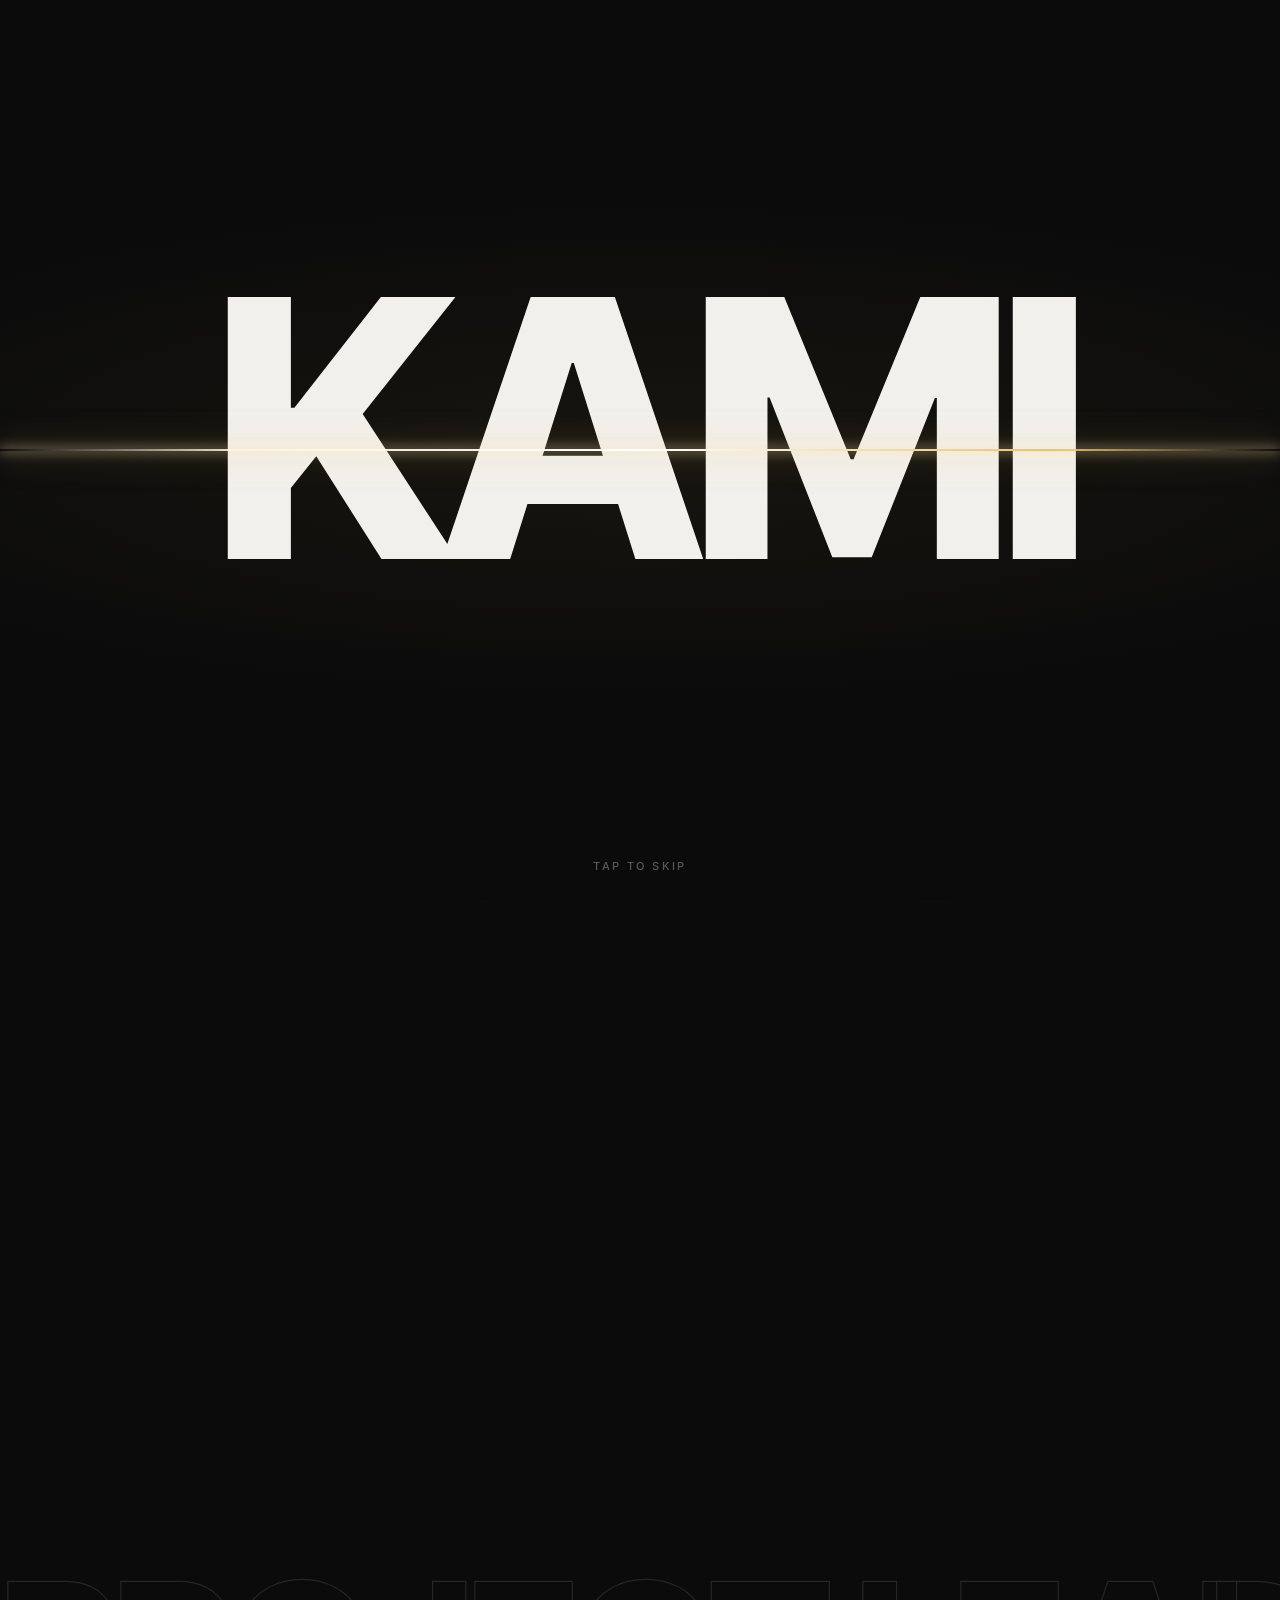
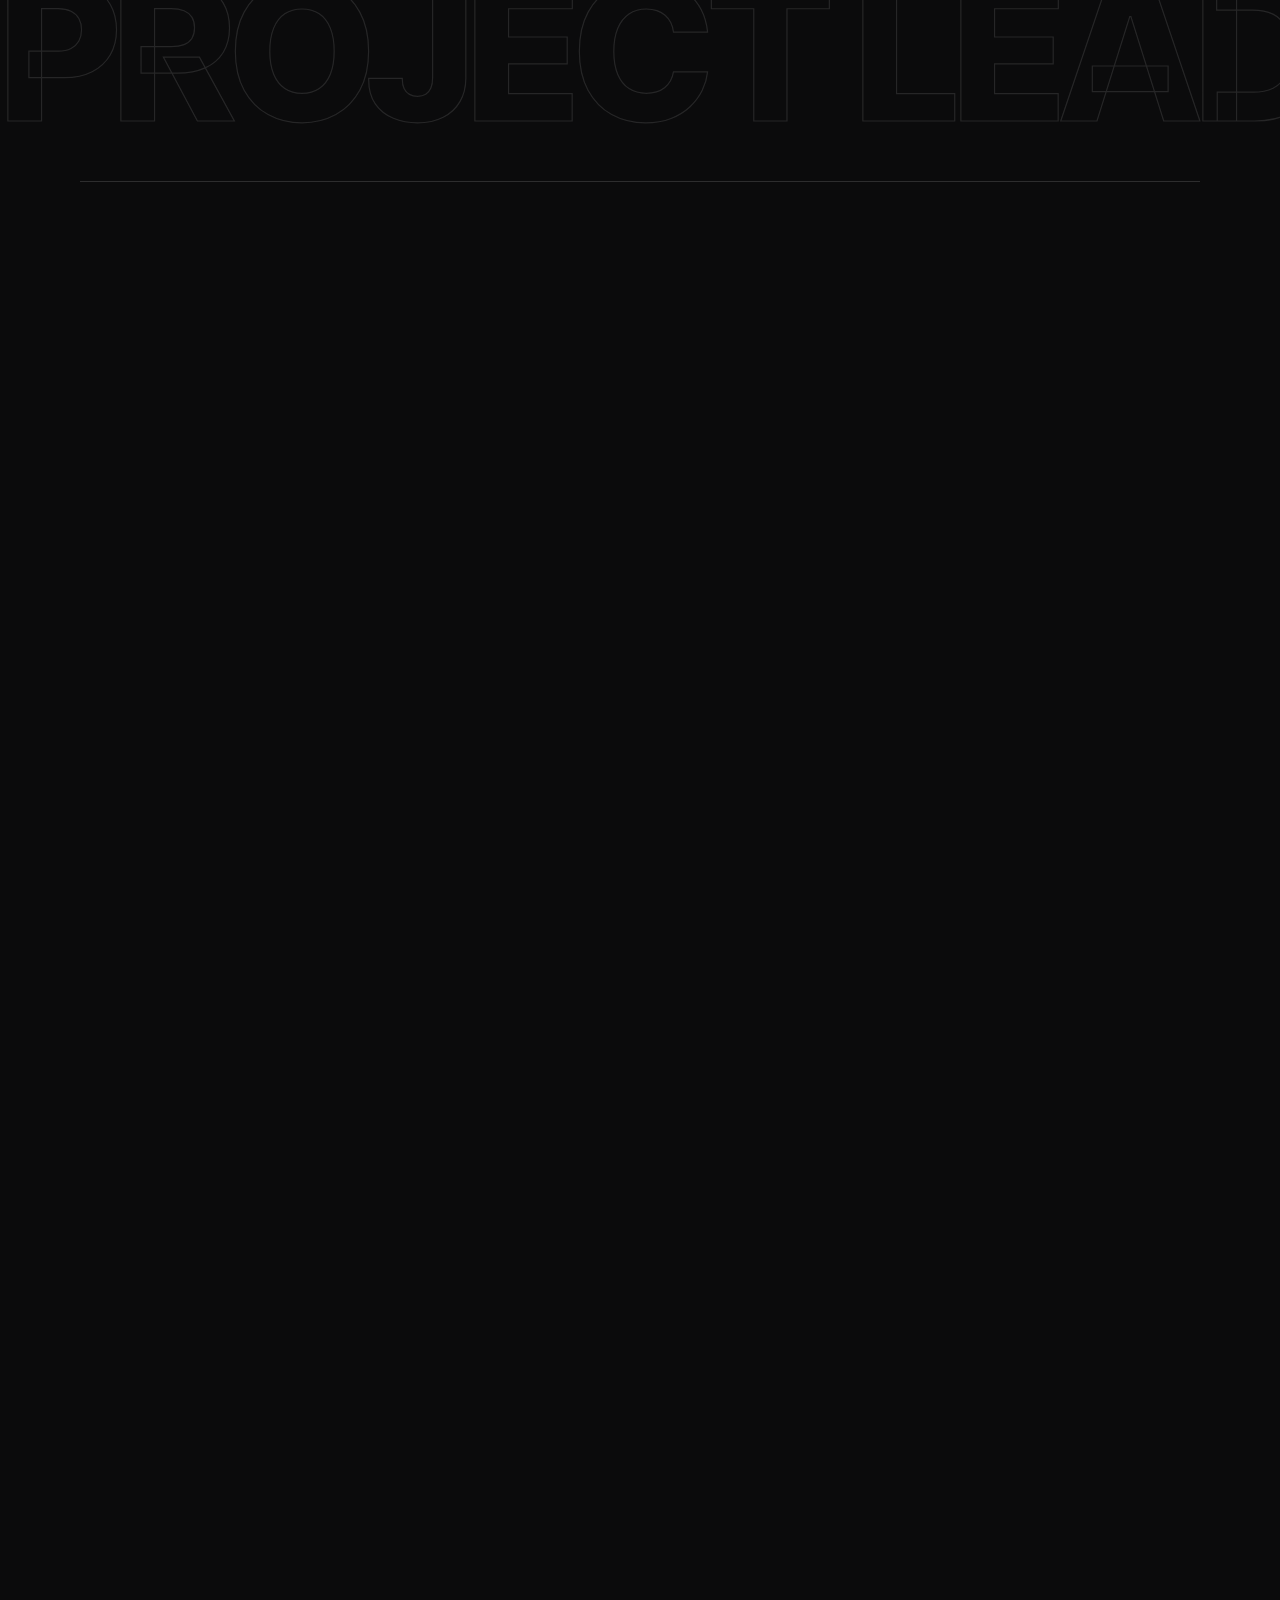
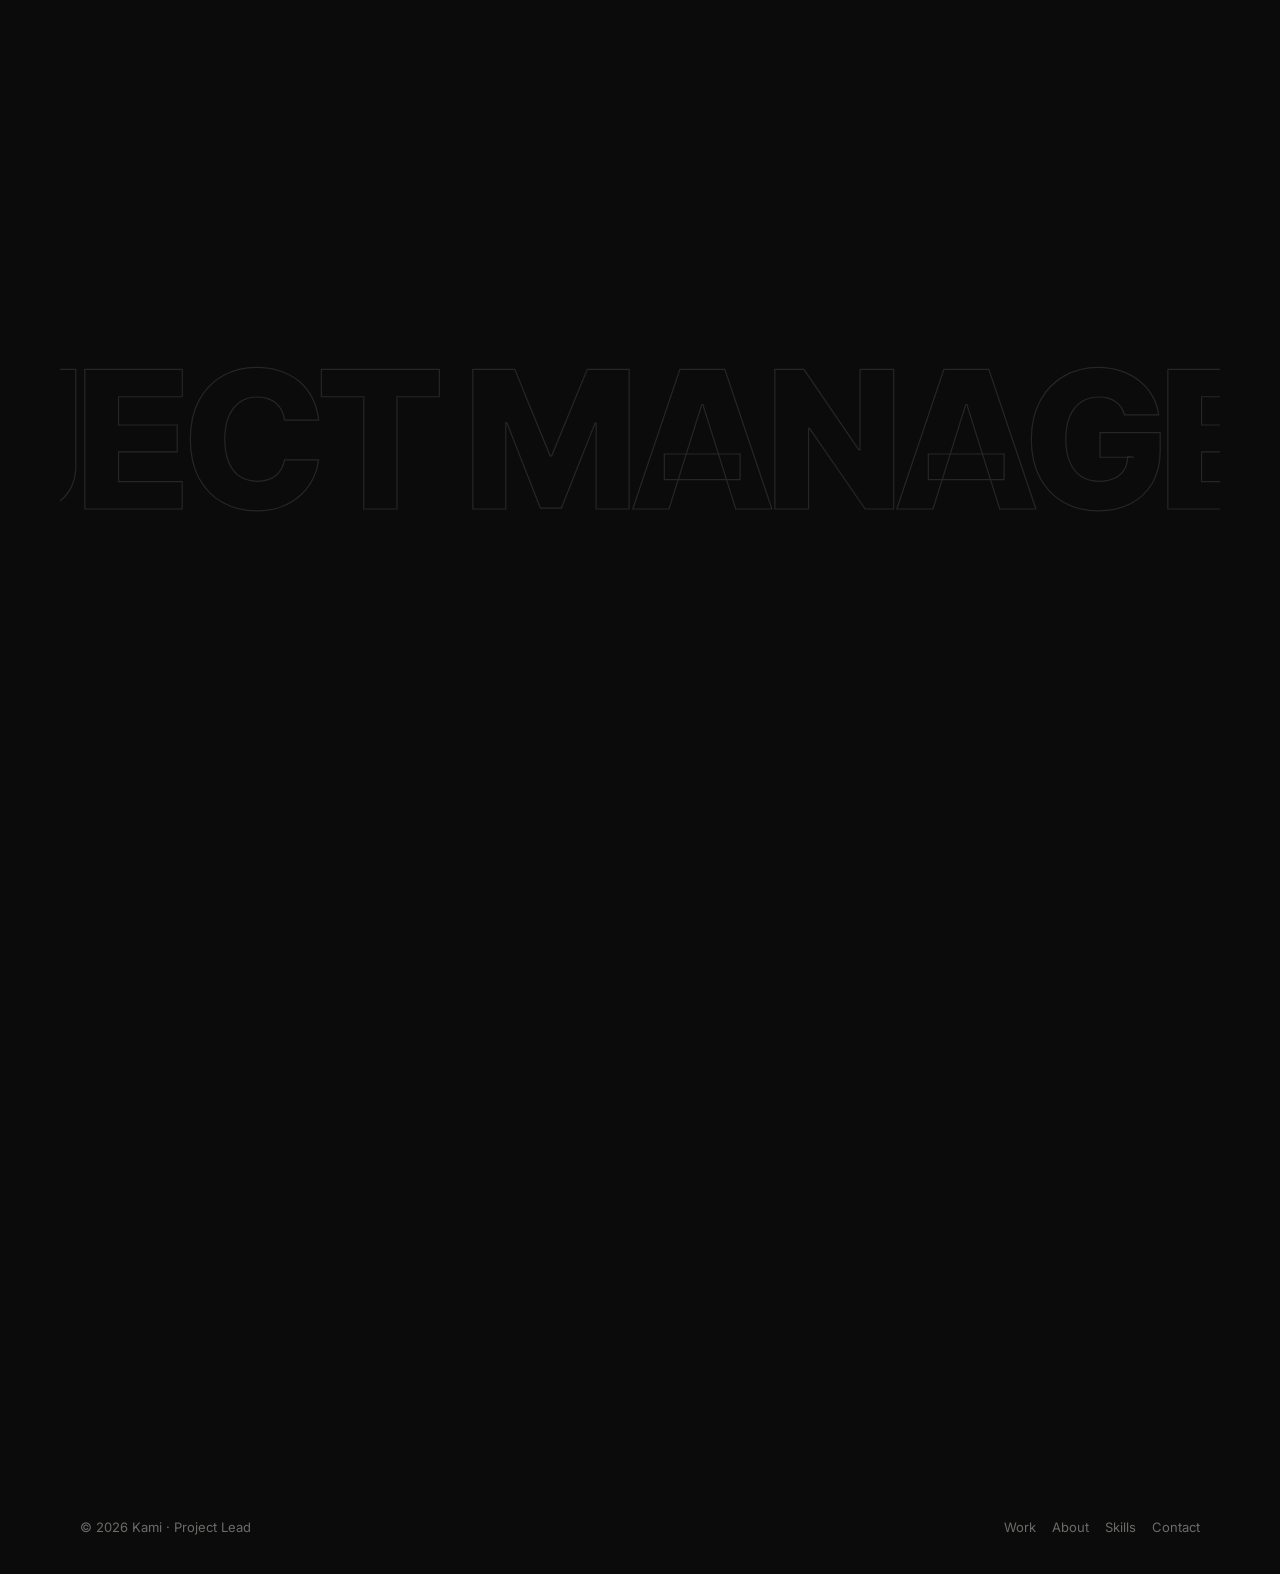
<file: index.html>
<!doctype html>
<html lang="en">
<head>
<meta charset="utf-8">
<meta name="viewport" content="width=device-width, initial-scale=1, viewport-fit=cover">
<meta http-equiv="Content-Security-Policy" content="default-src 'self'; img-src 'self' data: https:; style-src 'self'; script-src 'self'; font-src 'self'; connect-src 'self' https://formsubmit.co; base-uri 'self'; form-action 'self'">
<title>Kami · Roblox Project Lead</title>
<meta name="description" content="Kami is a Roblox Project Lead. Roadmaps, team coordination, launches and live operations on projects reaching 85M+ visits and communities of 170K+.">
<meta name="theme-color" content="#0b0b0c">
<meta name="color-scheme" content="dark">
<meta name="view-transition" content="same-origin">
<link rel="icon" href="/favicon.svg" type="image/svg+xml">
<link rel="apple-touch-icon" href="/apple-touch-icon.png">
<meta property="og:type" content="website">
<meta property="og:site_name" content="Kami">
<meta property="og:title" content="Kami · Roblox Project Lead">
<meta property="og:description" content="Kami is a Roblox Project Lead. Roadmaps, team coordination, launches and live operations on projects reaching 85M+ visits and communities of 170K+.">
<meta property="og:image" content="https://kami-portfolio.sites.tab.bot/og.jpg">
<meta property="og:image:type" content="image/jpeg">
<meta property="og:image:width" content="1200">
<meta property="og:image:height" content="630">
<meta property="og:image:alt" content="Kami, Roblox Project Lead">
<meta name="twitter:card" content="summary_large_image">
<meta name="twitter:title" content="Kami · Roblox Project Lead">
<meta name="twitter:description" content="Kami is a Roblox Project Lead. Roadmaps, team coordination, launches and live operations on projects reaching 85M+ visits and communities of 170K+.">
<meta name="twitter:image" content="https://kami-portfolio.sites.tab.bot/og.jpg">
<link rel="preload" href="/fonts/InterTight.woff2" as="font" type="font/woff2" crossorigin>
<link rel="stylesheet" href="/styles.css">
<link rel="preload" href="/images/hero.webp" as="image" type="image/webp" fetchpriority="high">
<script src="/boot.js"></script>
<script src="/intro.js" defer></script>
</head>
<body data-page="home">
<noscript><p class="noscript">This portfolio needs JavaScript turned on.</p></noscript>
<script src="/render.js" blocking="render"></script>
<script src="/motion.js"></script>
<script src="/main.js"></script>
</body>
</html>
</file>
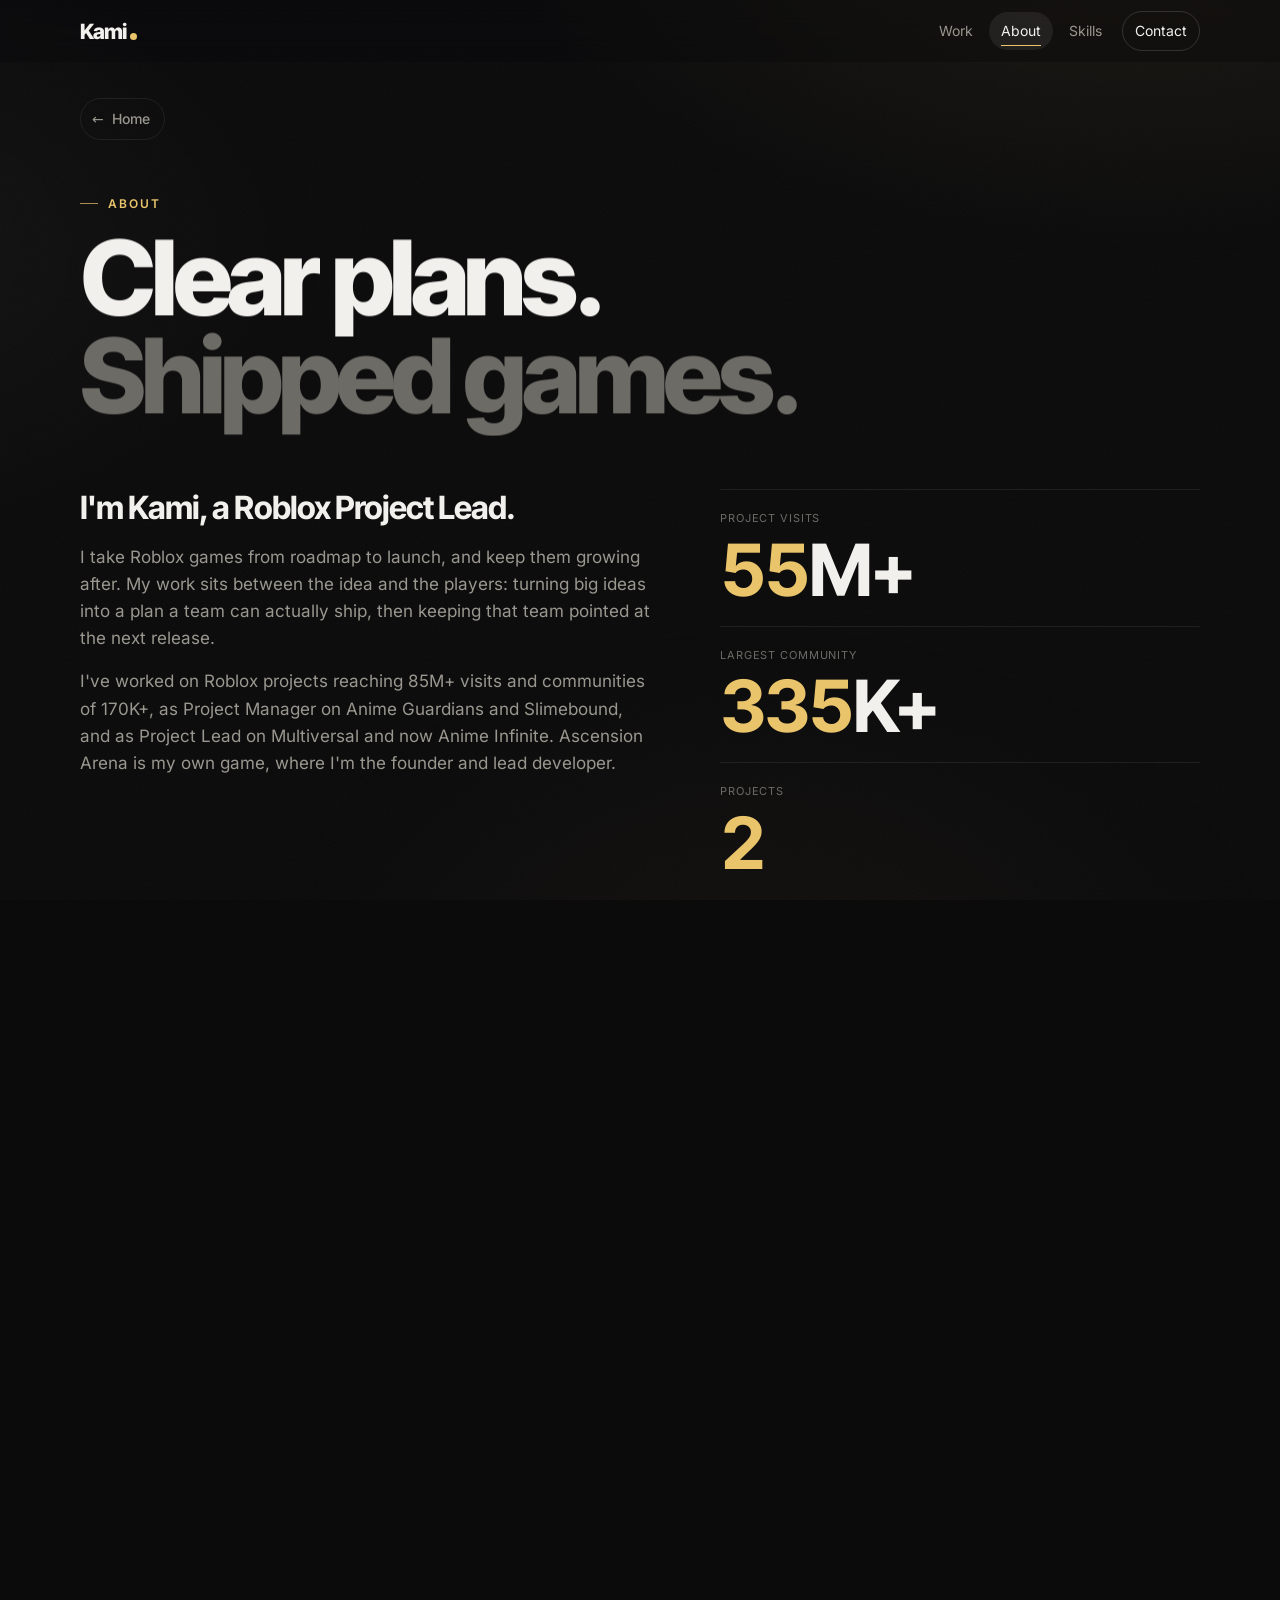
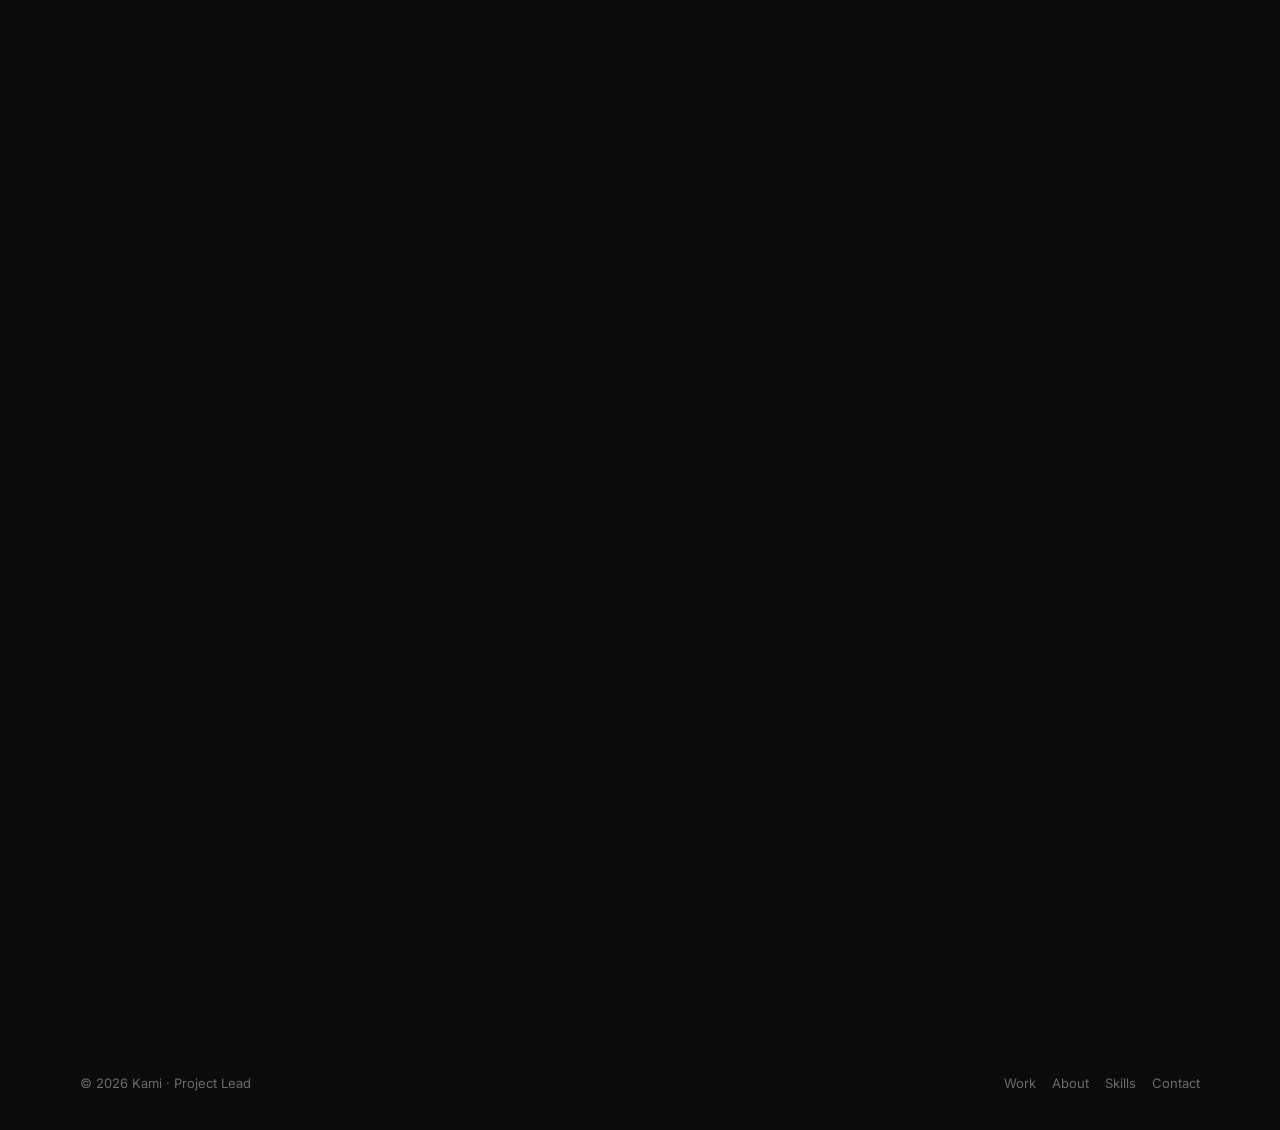
<file: about/index.html>
<!doctype html>
<html lang="en">
<head>
<meta charset="utf-8">
<meta name="viewport" content="width=device-width, initial-scale=1, viewport-fit=cover">
<meta http-equiv="Content-Security-Policy" content="default-src 'self'; img-src 'self' data: https:; style-src 'self'; script-src 'self'; font-src 'self'; connect-src 'self' https://formsubmit.co; base-uri 'self'; form-action 'self'">
<title>About · Kami, Roblox Project Lead</title>
<meta name="description" content="Kami is a Roblox Project Lead: clear roadmaps, aligned teams, launch-ready releases and live operations that keep games growing.">
<meta name="theme-color" content="#0b0b0c">
<meta name="color-scheme" content="dark">
<meta name="view-transition" content="same-origin">
<link rel="icon" href="/favicon.svg" type="image/svg+xml">
<link rel="apple-touch-icon" href="/apple-touch-icon.png">
<meta property="og:type" content="website">
<meta property="og:site_name" content="Kami">
<meta property="og:title" content="About · Kami, Roblox Project Lead">
<meta property="og:description" content="Kami is a Roblox Project Lead: clear roadmaps, aligned teams, launch-ready releases and live operations that keep games growing.">
<meta property="og:image" content="https://kami-portfolio.sites.tab.bot/og.jpg">
<meta property="og:image:type" content="image/jpeg">
<meta property="og:image:width" content="1200">
<meta property="og:image:height" content="630">
<meta property="og:image:alt" content="Kami, Roblox Project Lead">
<meta name="twitter:card" content="summary_large_image">
<meta name="twitter:title" content="About · Kami, Roblox Project Lead">
<meta name="twitter:description" content="Kami is a Roblox Project Lead: clear roadmaps, aligned teams, launch-ready releases and live operations that keep games growing.">
<meta name="twitter:image" content="https://kami-portfolio.sites.tab.bot/og.jpg">
<link rel="preload" href="/fonts/InterTight.woff2" as="font" type="font/woff2" crossorigin>
<link rel="stylesheet" href="/styles.css">
<script src="/boot.js"></script>
</head>
<body data-page="about">
<noscript><p class="noscript">This portfolio needs JavaScript turned on.</p></noscript>
<script src="/render.js" blocking="render"></script>
<script src="/motion.js"></script>
<script src="/main.js"></script>
</body>
</html>
</file>
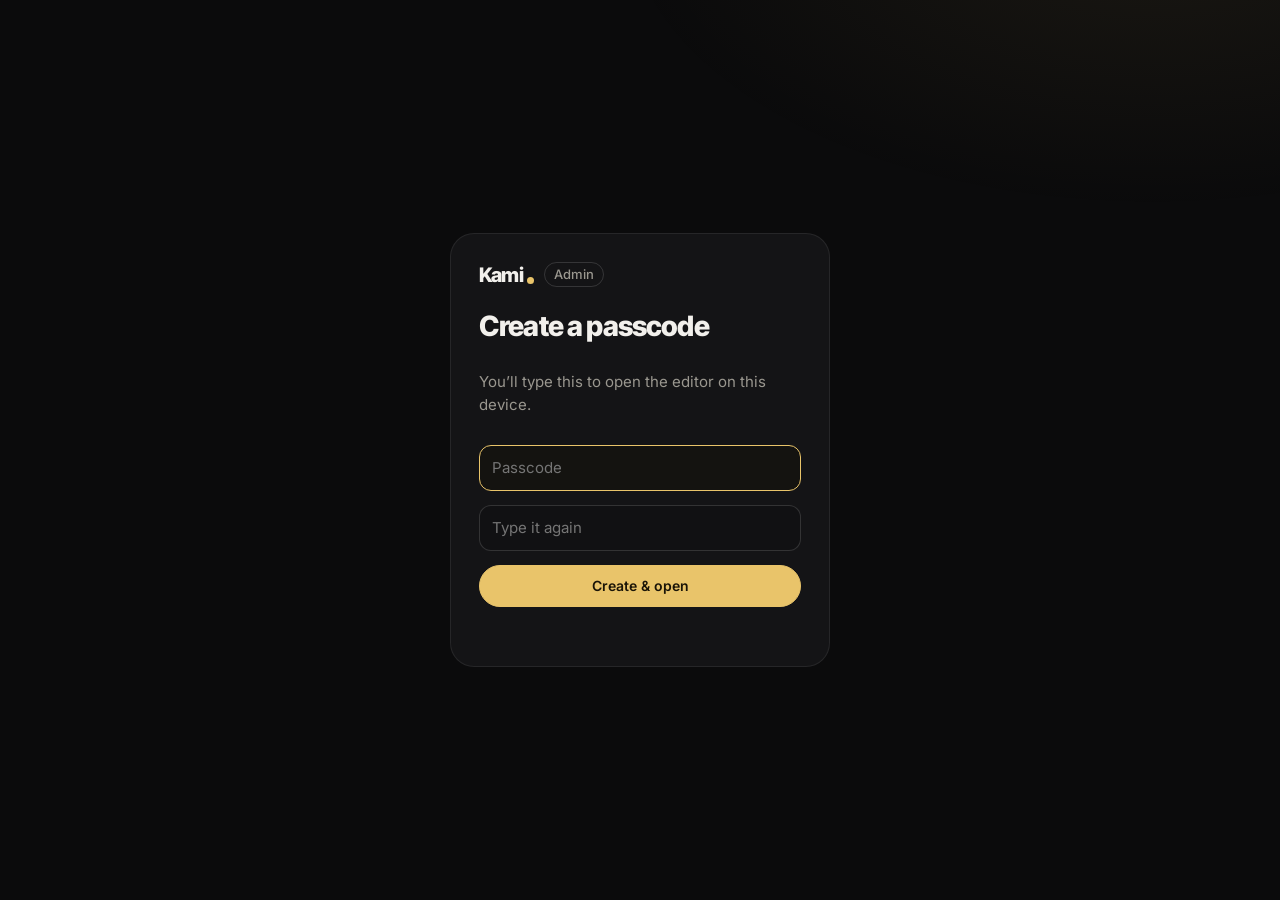
<file: admin/index.html>
<!doctype html>
<html lang="en">
<head>
<meta charset="utf-8">
<meta name="viewport" content="width=device-width, initial-scale=1, viewport-fit=cover">
<meta http-equiv="Content-Security-Policy" content="default-src 'self'; img-src 'self' data: https: blob:; style-src 'self'; script-src 'self'; font-src 'self'; connect-src 'self' https://api.github.com; frame-src 'self'; base-uri 'self'; form-action 'none'">
<meta name="robots" content="noindex, nofollow">
<meta name="googlebot" content="noindex, nofollow">
<title>Admin · Kami portfolio</title>
<meta name="theme-color" content="#0b0b0c">
<meta name="color-scheme" content="dark">
<link rel="icon" href="/favicon.svg" type="image/svg+xml">
<link rel="stylesheet" href="/admin/admin.css">
<script src="/admin/admin.js" defer></script>
</head>
<body>
<div id="gate" class="gate" hidden>
  <form class="gate-card" id="gate-form" autocomplete="off">
    <div class="brand">Kami<span class="dot"></span> <span class="brand-sub">Admin</span></div>
    <h1 id="gate-title">Enter your passcode</h1>
    <p class="muted" id="gate-sub">This keeps the editor tucked away from visitors.</p>
    <input id="gate-pass" type="password" inputmode="text" placeholder="Passcode" autocomplete="current-password" required>
    <input id="gate-pass2" type="password" placeholder="Type it again" autocomplete="new-password" hidden>
    <button class="btn primary" type="submit" id="gate-btn">Unlock</button>
    <p class="gate-err" id="gate-err" role="alert"></p>
  </form>
</div>

<div id="shell" class="shell" hidden>
  <header class="top">
    <div class="brand">Kami<span class="dot"></span> <span class="brand-sub">Admin</span></div>
    <span class="dirty" id="dirty" hidden>Unsaved changes</span>
    <div class="top-actions">
      <button class="btn ghost only-phone" type="button" id="open-preview">Preview</button>
      <button class="btn primary" type="button" id="publish"><span class="spin" aria-hidden="true"></span><span class="lbl">Save &amp; publish</span></button>
    </div>
  </header>
  <div class="banner" id="banner" hidden></div>
  <div class="layout">
    <main class="editor">
      <nav class="tabs" id="tabs" aria-label="Sections"></nav>
      <div id="panel" class="panel"></div>
    </main>
    <aside class="preview" id="preview" aria-label="Live preview">
      <div class="pv-bar">
        <button class="btn ghost only-phone" type="button" id="close-preview">← Back to editing</button>
        <select id="pv-page" aria-label="Preview page"></select>
        <span class="pv-tag">Live preview</span>
      </div>
      <div class="pv-frame"><iframe id="frame" title="Preview of your site" src="about:blank"></iframe></div>
    </aside>
  </div>
</div>

<div class="modal" id="connect" hidden>
  <form class="modal-card" id="connect-form" autocomplete="off">
    <h2>Connect GitHub</h2>
    <p class="muted">Paste your GitHub token. It stays only in this browser and is used to save your site to your repo. The README has the exact steps to make one.</p>
    <label>Token<input id="c-token" type="password" placeholder="github_pat_..." required spellcheck="false" autocapitalize="off"></label>
    <div class="row3">
      <label>GitHub username<input id="c-owner" spellcheck="false" autocapitalize="off"></label>
      <label>Repo name<input id="c-repo" spellcheck="false" autocapitalize="off"></label>
      <label>Branch<input id="c-branch" spellcheck="false" autocapitalize="off"></label>
    </div>
    <p class="gate-err" id="c-err" role="alert"></p>
    <div class="modal-actions">
      <button class="btn ghost" type="button" id="c-cancel">Cancel</button>
      <button class="btn primary" type="submit" id="c-go"><span class="spin" aria-hidden="true"></span><span class="lbl">Connect</span></button>
    </div>
  </form>
</div>

<div class="toasts" id="toasts" aria-live="polite"></div>
</body>
</html>
</file>
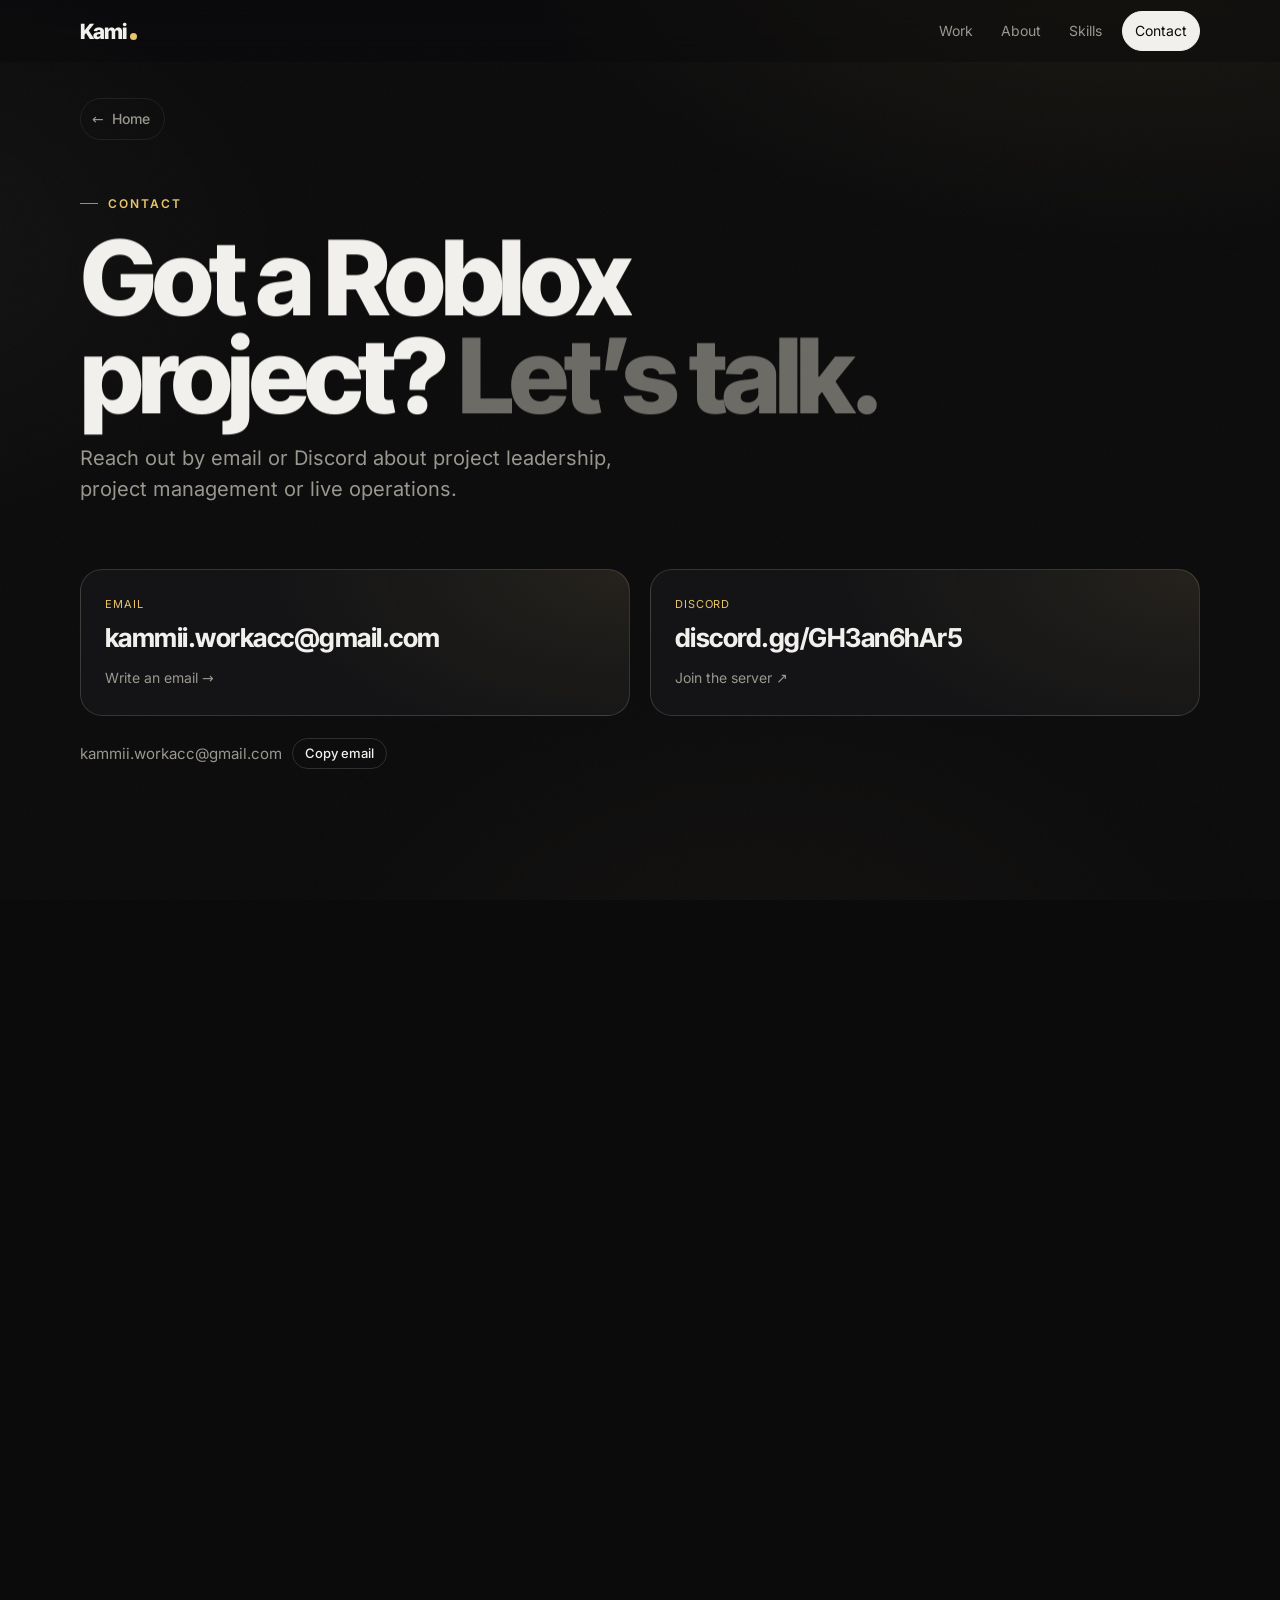
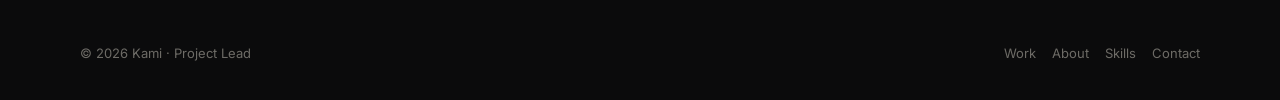
<file: contact/index.html>
<!doctype html>
<html lang="en">
<head>
<meta charset="utf-8">
<meta name="viewport" content="width=device-width, initial-scale=1, viewport-fit=cover">
<meta http-equiv="Content-Security-Policy" content="default-src 'self'; img-src 'self' data: https:; style-src 'self'; script-src 'self'; font-src 'self'; connect-src 'self' https://formsubmit.co; base-uri 'self'; form-action 'self'">
<title>Contact · Kami, Roblox Project Lead</title>
<meta name="description" content="Reach Kami by email or Discord for Roblox project leadership, project management and live operations.">
<meta name="theme-color" content="#0b0b0c">
<meta name="color-scheme" content="dark">
<meta name="view-transition" content="same-origin">
<link rel="icon" href="/favicon.svg" type="image/svg+xml">
<link rel="apple-touch-icon" href="/apple-touch-icon.png">
<meta property="og:type" content="website">
<meta property="og:site_name" content="Kami">
<meta property="og:title" content="Contact · Kami, Roblox Project Lead">
<meta property="og:description" content="Reach Kami by email or Discord for Roblox project leadership, project management and live operations.">
<meta property="og:image" content="https://kami-portfolio.sites.tab.bot/og.jpg">
<meta property="og:image:type" content="image/jpeg">
<meta property="og:image:width" content="1200">
<meta property="og:image:height" content="630">
<meta property="og:image:alt" content="Kami, Roblox Project Lead">
<meta name="twitter:card" content="summary_large_image">
<meta name="twitter:title" content="Contact · Kami, Roblox Project Lead">
<meta name="twitter:description" content="Reach Kami by email or Discord for Roblox project leadership, project management and live operations.">
<meta name="twitter:image" content="https://kami-portfolio.sites.tab.bot/og.jpg">
<link rel="preload" href="/fonts/InterTight.woff2" as="font" type="font/woff2" crossorigin>
<link rel="stylesheet" href="/styles.css">
<script src="/boot.js"></script>
</head>
<body data-page="contact">
<noscript><p class="noscript">This portfolio needs JavaScript turned on.</p></noscript>
<script src="/render.js" blocking="render"></script>
<script src="/motion.js"></script>
<script src="/main.js"></script>
</body>
</html>
</file>
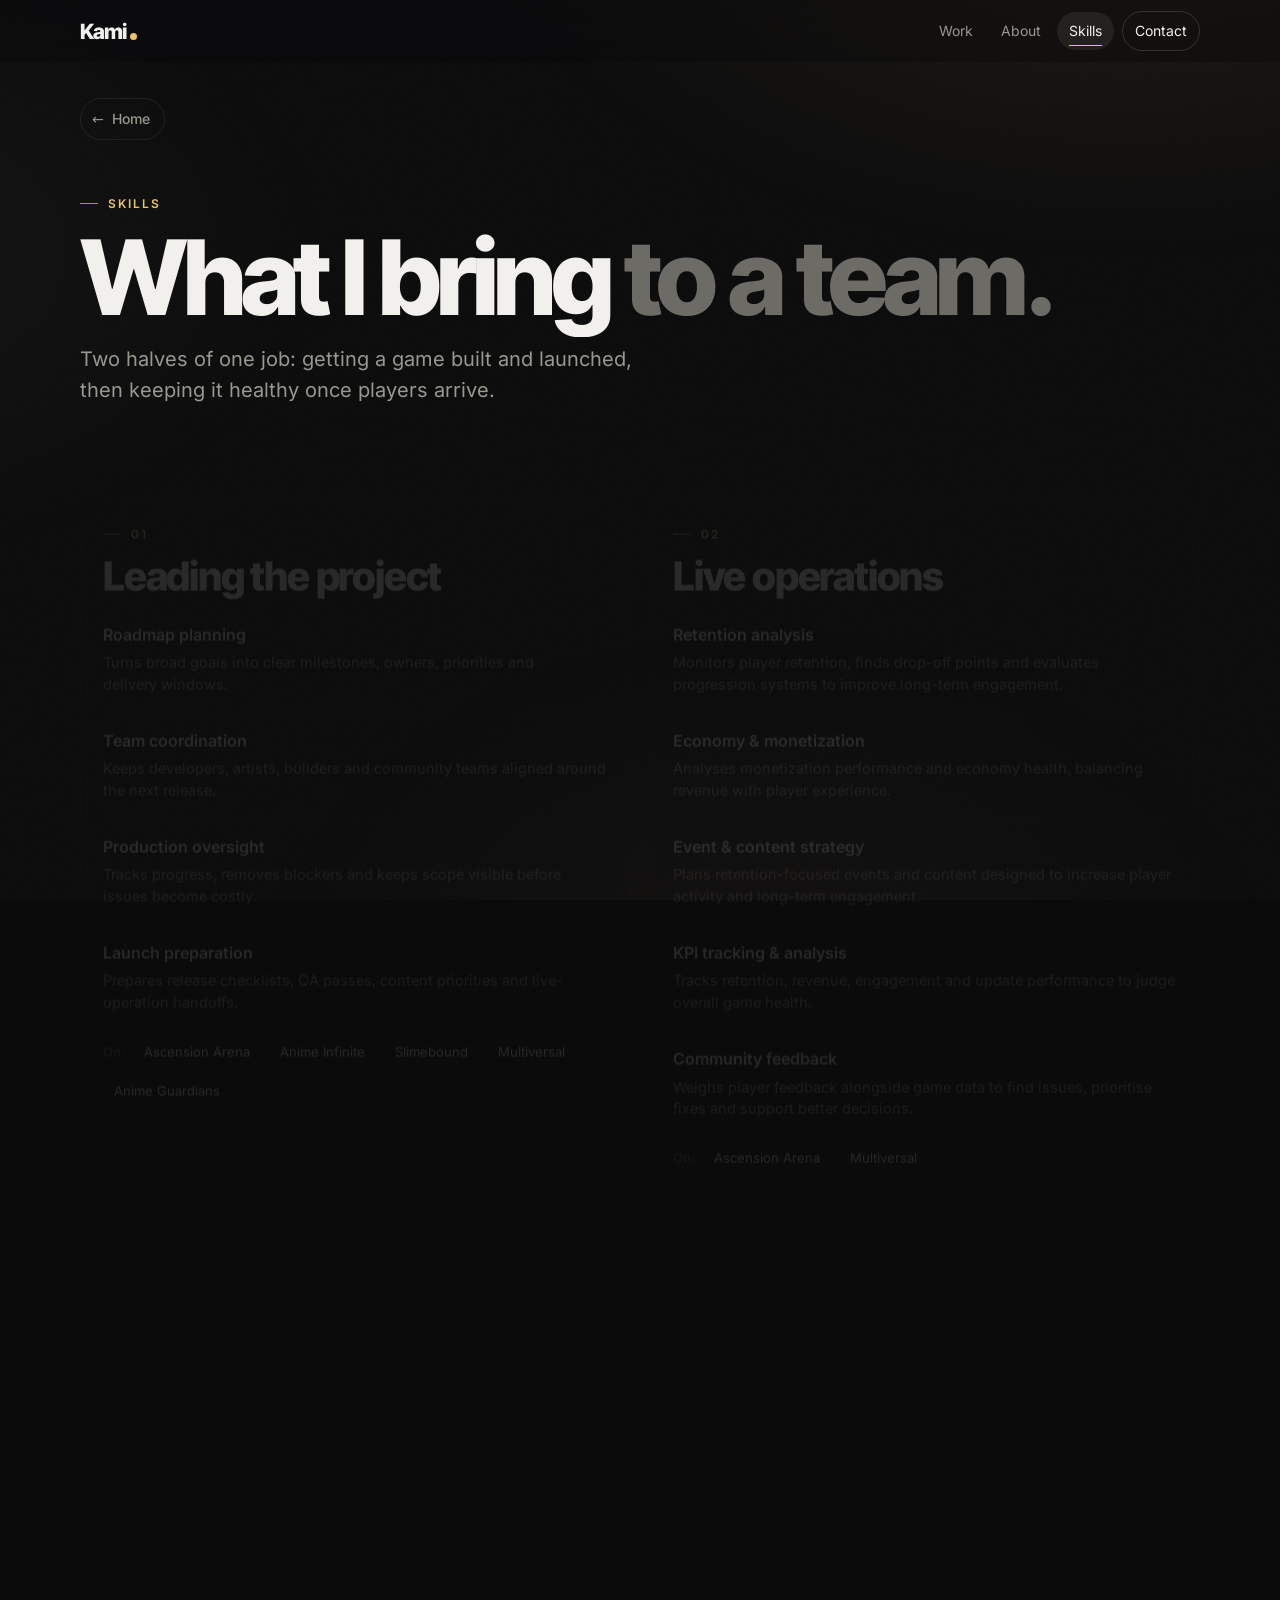
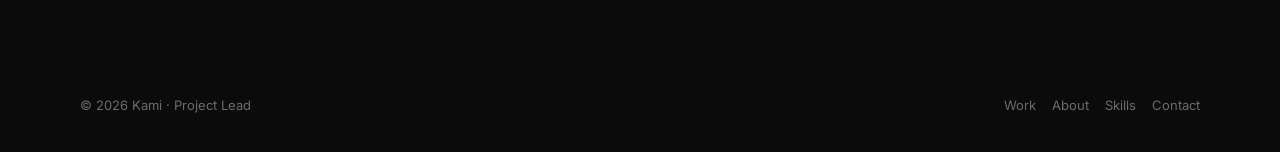
<file: skills/index.html>
<!doctype html>
<html lang="en">
<head>
<meta charset="utf-8">
<meta name="viewport" content="width=device-width, initial-scale=1, viewport-fit=cover">
<meta http-equiv="Content-Security-Policy" content="default-src 'self'; img-src 'self' data: https:; style-src 'self'; script-src 'self'; font-src 'self'; connect-src 'self' https://formsubmit.co; base-uri 'self'; form-action 'self'">
<title>Skills · Kami, Roblox Project Lead</title>
<meta name="description" content="What Kami brings to a Roblox team: roadmap planning, team coordination, production oversight, launch preparation and live operations.">
<meta name="theme-color" content="#0b0b0c">
<meta name="color-scheme" content="dark">
<meta name="view-transition" content="same-origin">
<link rel="icon" href="/favicon.svg" type="image/svg+xml">
<link rel="apple-touch-icon" href="/apple-touch-icon.png">
<meta property="og:type" content="website">
<meta property="og:site_name" content="Kami">
<meta property="og:title" content="Skills · Kami, Roblox Project Lead">
<meta property="og:description" content="What Kami brings to a Roblox team: roadmap planning, team coordination, production oversight, launch preparation and live operations.">
<meta property="og:image" content="https://kami-portfolio.sites.tab.bot/og.jpg">
<meta property="og:image:type" content="image/jpeg">
<meta property="og:image:width" content="1200">
<meta property="og:image:height" content="630">
<meta property="og:image:alt" content="Kami, Roblox Project Lead">
<meta name="twitter:card" content="summary_large_image">
<meta name="twitter:title" content="Skills · Kami, Roblox Project Lead">
<meta name="twitter:description" content="What Kami brings to a Roblox team: roadmap planning, team coordination, production oversight, launch preparation and live operations.">
<meta name="twitter:image" content="https://kami-portfolio.sites.tab.bot/og.jpg">
<link rel="preload" href="/fonts/InterTight.woff2" as="font" type="font/woff2" crossorigin>
<link rel="stylesheet" href="/styles.css">
<script src="/boot.js"></script>
</head>
<body data-page="skills">
<noscript><p class="noscript">This portfolio needs JavaScript turned on.</p></noscript>
<script src="/render.js" blocking="render"></script>
<script src="/motion.js"></script>
<script src="/main.js"></script>
</body>
</html>
</file>
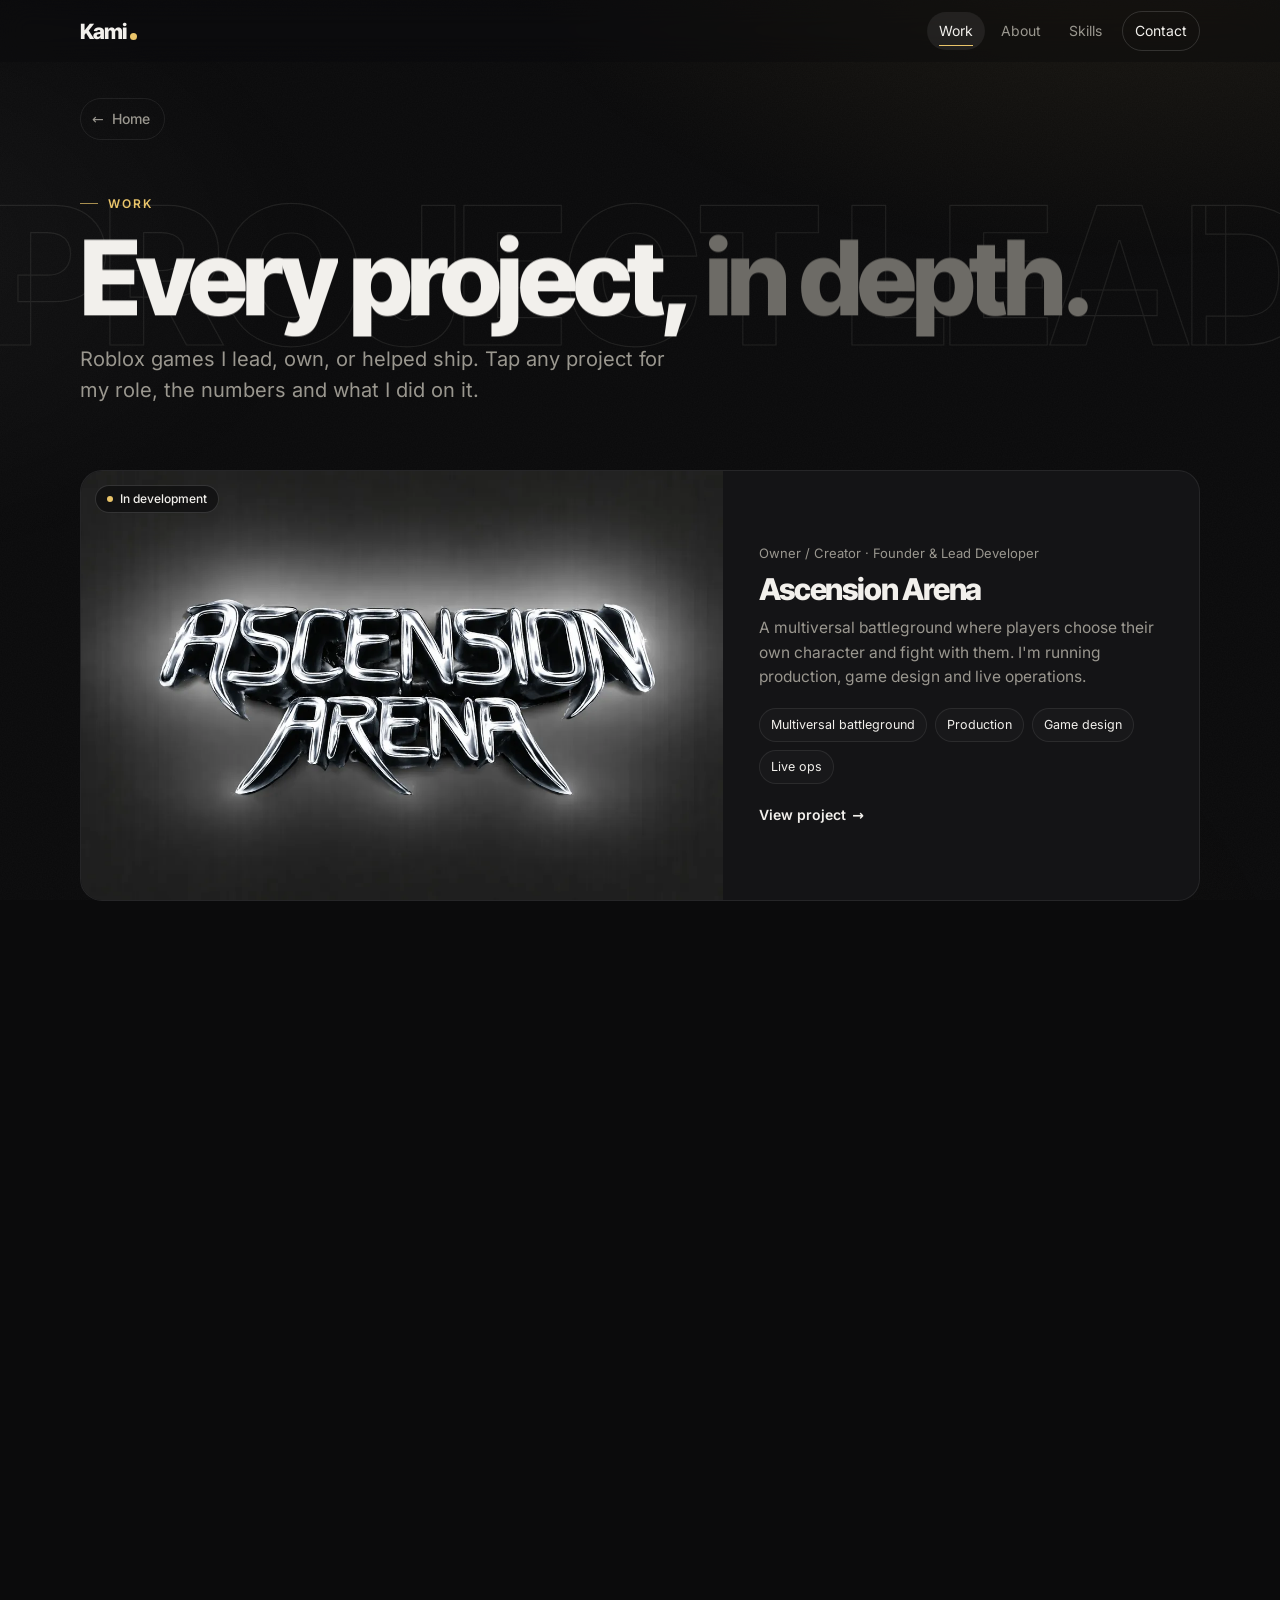
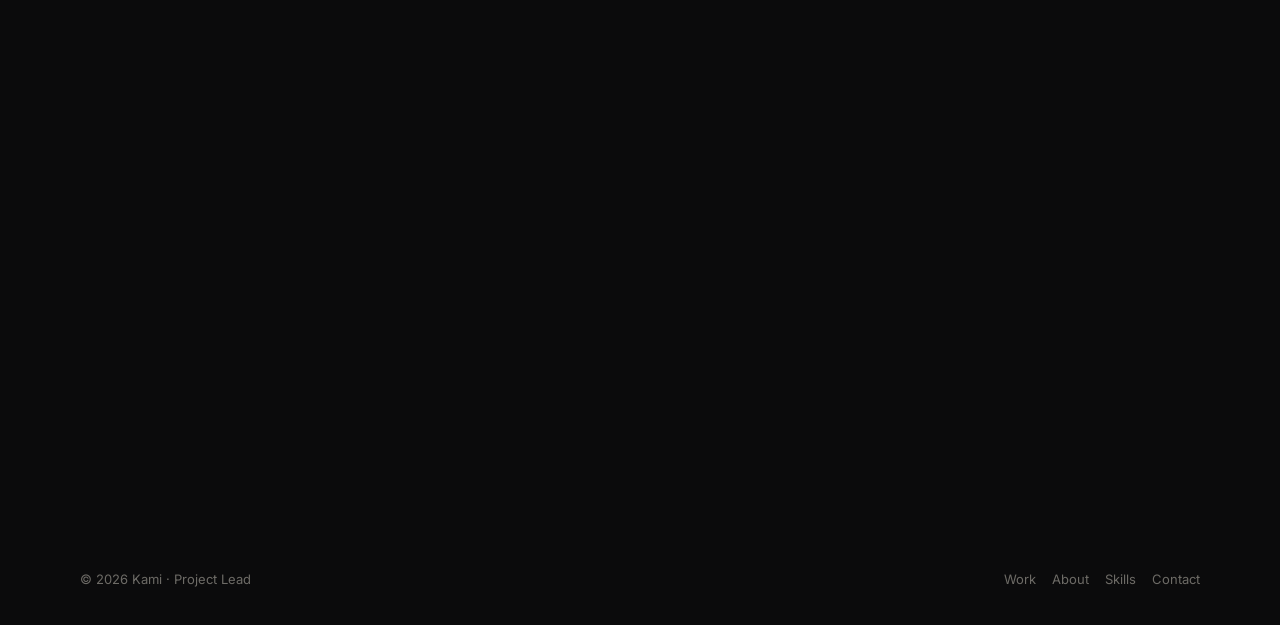
<file: work/index.html>
<!doctype html>
<html lang="en">
<head>
<meta charset="utf-8">
<meta name="viewport" content="width=device-width, initial-scale=1, viewport-fit=cover">
<meta http-equiv="Content-Security-Policy" content="default-src 'self'; img-src 'self' data: https:; style-src 'self'; script-src 'self'; font-src 'self'; connect-src 'self' https://formsubmit.co; base-uri 'self'; form-action 'self'">
<title>Work · Kami, Roblox Project Lead</title>
<meta name="description" content="All 5 of Kami&#x27;s projects: Ascension Arena, Anime Infinite, Slimebound, Multiversal and Anime Guardians. Roles, stats and what he did on each.">
<meta name="theme-color" content="#0b0b0c">
<meta name="color-scheme" content="dark">
<meta name="view-transition" content="same-origin">
<link rel="icon" href="/favicon.svg" type="image/svg+xml">
<link rel="apple-touch-icon" href="/apple-touch-icon.png">
<meta property="og:type" content="website">
<meta property="og:site_name" content="Kami">
<meta property="og:title" content="Work · Kami, Roblox Project Lead">
<meta property="og:description" content="All 5 of Kami&#x27;s projects: Ascension Arena, Anime Infinite, Slimebound, Multiversal and Anime Guardians. Roles, stats and what he did on each.">
<meta property="og:image" content="https://kami-portfolio.sites.tab.bot/og.jpg">
<meta property="og:image:type" content="image/jpeg">
<meta property="og:image:width" content="1200">
<meta property="og:image:height" content="630">
<meta property="og:image:alt" content="Kami, Roblox Project Lead">
<meta name="twitter:card" content="summary_large_image">
<meta name="twitter:title" content="Work · Kami, Roblox Project Lead">
<meta name="twitter:description" content="All 5 of Kami&#x27;s projects: Ascension Arena, Anime Infinite, Slimebound, Multiversal and Anime Guardians. Roles, stats and what he did on each.">
<meta name="twitter:image" content="https://kami-portfolio.sites.tab.bot/og.jpg">
<link rel="preload" href="/fonts/InterTight.woff2" as="font" type="font/woff2" crossorigin>
<link rel="stylesheet" href="/styles.css">
<script src="/boot.js"></script>
</head>
<body data-page="work">
<noscript><p class="noscript">This portfolio needs JavaScript turned on.</p></noscript>
<script src="/render.js" blocking="render"></script>
<script src="/motion.js"></script>
<script src="/main.js"></script>
</body>
</html>
</file>
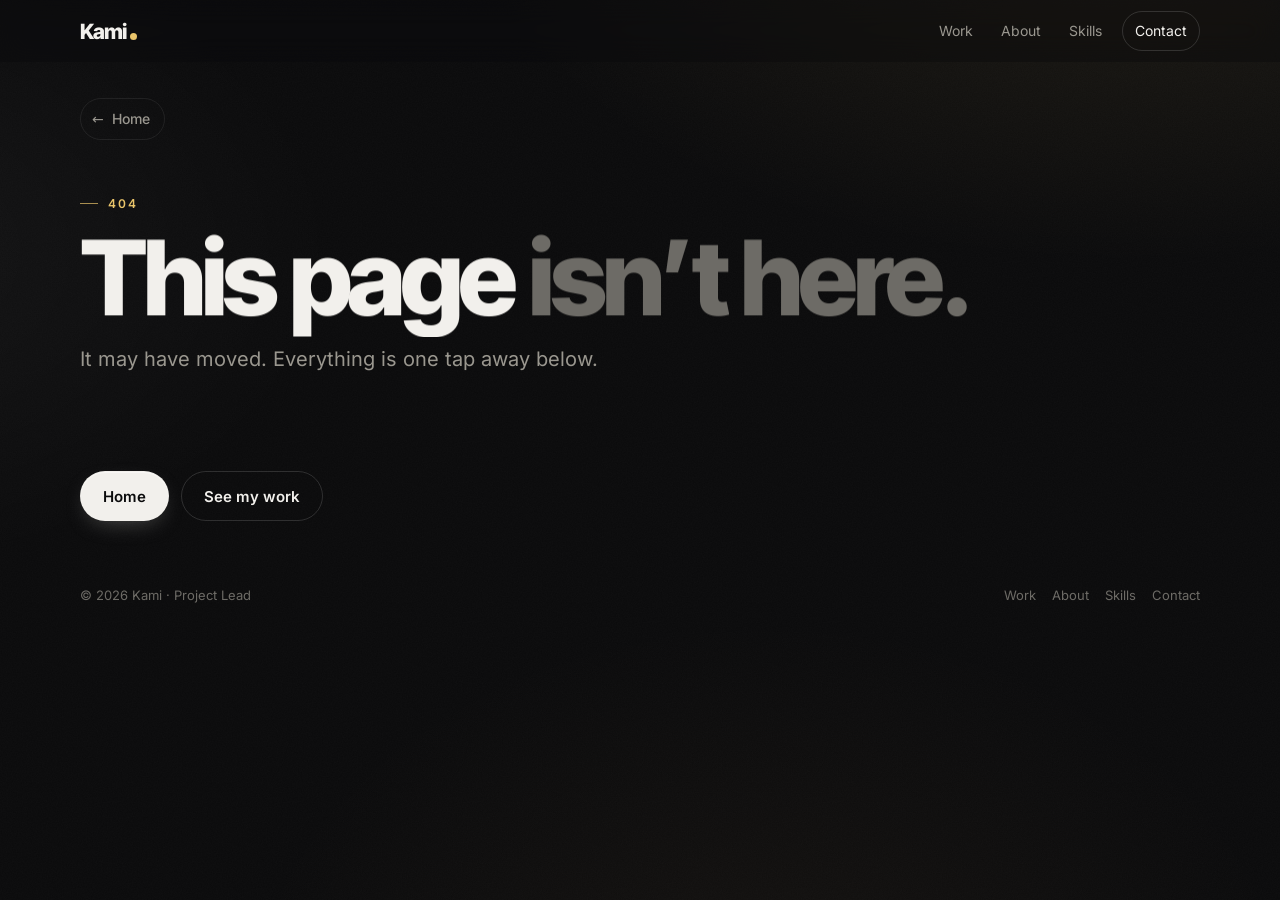
<file: work/project.html>
<!doctype html>
<html lang="en">
<head>
<meta charset="utf-8">
<meta name="viewport" content="width=device-width, initial-scale=1, viewport-fit=cover">
<meta http-equiv="Content-Security-Policy" content="default-src 'self'; img-src 'self' data: https:; style-src 'self'; script-src 'self'; font-src 'self'; connect-src 'self' https://formsubmit.co; base-uri 'self'; form-action 'self'">
<title>Project · Kami, Roblox Project Lead</title>
<meta name="description" content="One of Kami&#x27;s Roblox projects: his role, the numbers and what he did on it.">
<meta name="theme-color" content="#0b0b0c">
<meta name="color-scheme" content="dark">
<meta name="view-transition" content="same-origin">
<link rel="icon" href="/favicon.svg" type="image/svg+xml">
<link rel="apple-touch-icon" href="/apple-touch-icon.png">
<meta property="og:type" content="website">
<meta property="og:site_name" content="Kami">
<meta property="og:title" content="Project · Kami, Roblox Project Lead">
<meta property="og:description" content="One of Kami&#x27;s Roblox projects: his role, the numbers and what he did on it.">
<meta property="og:image" content="https://kami-portfolio.sites.tab.bot/og.jpg">
<meta property="og:image:type" content="image/jpeg">
<meta property="og:image:width" content="1200">
<meta property="og:image:height" content="630">
<meta property="og:image:alt" content="Kami, Roblox Project Lead">
<meta name="twitter:card" content="summary_large_image">
<meta name="twitter:title" content="Project · Kami, Roblox Project Lead">
<meta name="twitter:description" content="One of Kami&#x27;s Roblox projects: his role, the numbers and what he did on it.">
<meta name="twitter:image" content="https://kami-portfolio.sites.tab.bot/og.jpg">
<link rel="preload" href="/fonts/InterTight.woff2" as="font" type="font/woff2" crossorigin>
<link rel="stylesheet" href="/styles.css">
<script src="/boot.js"></script>
</head>
<body data-page="project">
<noscript><p class="noscript">This portfolio needs JavaScript turned on.</p></noscript>
<script src="/render.js" blocking="render"></script>
<script src="/motion.js"></script>
<script src="/main.js"></script>
</body>
</html>
</file>
<file: styles.css>
@font-face{font-family:"Inter Tight";src:url(/fonts/InterTight.woff2) format("woff2");font-weight:500 800;font-display:swap}
@font-face{font-family:"Inter";src:url(/fonts/Inter.woff2) format("woff2");font-weight:400 600;font-display:swap}
:root{--bg:#0b0b0c;--bg2:#111113;--card:#141416;--line:rgba(255,255,255,.08);--line2:rgba(255,255,255,.14);--text:#f2f0ec;--muted:#9a978f;--dim:#6d6b66;--accent:#e9c46a;--accent-ink:#1a1407;--r:22px;--ease:cubic-bezier(.16,1,.3,1);--ease-in:cubic-bezier(.5,0,.75,0);--spring:cubic-bezier(.16,1,.3,1);--spring-soft:cubic-bezier(.16,1,.3,1);--head:"Inter Tight",ui-sans-serif,system-ui,-apple-system,"Segoe UI",sans-serif;--body:"Inter",ui-sans-serif,system-ui,-apple-system,"Segoe UI",sans-serif}
*,*::before,*::after{box-sizing:border-box}
html{scroll-behavior:smooth;-webkit-text-size-adjust:100%;scroll-padding-top:76px}
body{margin:0;background:var(--bg);color:var(--text);font:400 16px/1.6 var(--body);-webkit-font-smoothing:antialiased;overflow-x:hidden}
body::before{content:"";position:fixed;inset:0;pointer-events:none;z-index:-1;background:radial-gradient(1100px 600px at 85% -10%,rgba(233,196,106,.07),transparent 60%),radial-gradient(900px 500px at -10% 30%,rgba(255,255,255,.035),transparent 60%)}
img{max-width:100%;display:block}
a{color:inherit;text-decoration:none}
h1,h2,h3{font-family:var(--head);margin:0;letter-spacing:-.03em;line-height:1}
.wrap{width:100%;max-width:1160px;margin:0 auto;padding-left:max(20px,env(safe-area-inset-left));padding-right:max(20px,env(safe-area-inset-right))}
.skip{position:absolute;left:-999px;top:8px;background:var(--text);color:var(--bg);padding:8px 12px;border-radius:8px;z-index:100}.skip:focus{left:12px}
:focus-visible{outline:2px solid var(--accent);outline-offset:3px}

/* nav */
.nav{position:sticky;top:0;z-index:50;background:rgba(11,11,12,.72);-webkit-backdrop-filter:saturate(140%) blur(14px);backdrop-filter:saturate(140%) blur(14px);view-transition-name:site-nav}.nav::after{content:"";position:absolute;left:0;right:0;bottom:0;height:1px;background:var(--line);opacity:0;transition:opacity .4s var(--ease)}
.nav.scrolled::after{opacity:1}
.nav-in{display:flex;align-items:center;justify-content:space-between;height:62px;padding-top:env(safe-area-inset-top)}
.brand{font:800 21px/1 var(--head);letter-spacing:-.04em;display:flex;align-items:center;gap:3px}
.dot{width:7px;height:7px;border-radius:50%;background:var(--accent);transform:translateY(5px)}
nav{display:flex;align-items:center;gap:4px}
nav a{font-size:14px;color:var(--muted);padding:8px 12px;border-radius:999px;transition:color .2s,background-color .2s}
nav a:hover{color:var(--text)}
nav a.pill{color:var(--text);border:1px solid var(--line2);margin-left:4px}
nav a.pill:hover{background:rgba(255,255,255,.06)}
@media (max-width:560px){nav{gap:0}nav a{padding:8px 9px;font-size:13.5px}nav a.pill{margin-left:3px;padding:8px 12px}}@media (max-width:350px){nav a{padding:8px 6px;font-size:13px}}

/* hero */
.hero-in{padding-top:clamp(56px,12vh,140px);padding-bottom:clamp(56px,10vh,110px)}
.eyebrow{display:inline-flex;align-items:center;gap:10px;margin:0 0 22px;font-size:13px;font-weight:500;letter-spacing:.04em;color:var(--muted);border:1px solid var(--line);padding:7px 14px 7px 12px;border-radius:999px;background:rgba(255,255,255,.02)}
.live{width:7px;height:7px;border-radius:50%;background:var(--accent);box-shadow:0 0 0 0 rgba(233,196,106,.5);animation:pulse 2.4s var(--ease) infinite}
@keyframes pulse{0%{box-shadow:0 0 0 0 rgba(233,196,106,.45)}70%,100%{box-shadow:0 0 0 9px rgba(233,196,106,0)}}
.hero h1{font-size:clamp(96px,30vw,260px);font-weight:800;letter-spacing:-.065em;line-height:.86;margin-left:-.04em}
.role{font:700 clamp(30px,7.6vw,64px)/1.05 var(--head);letter-spacing:-.035em;margin:10px 0 0;background:linear-gradient(90deg,var(--accent),#f3dfae 60%,var(--text));-webkit-background-clip:text;background-clip:text;color:transparent;width:fit-content}
.lede{font-size:clamp(18px,2.4vw,22px);line-height:1.5;color:var(--muted);max-width:30ch;margin:20px 0 0}
.ctas{display:flex;flex-wrap:wrap;gap:12px;margin-top:32px}
.btn{display:inline-flex;align-items:center;justify-content:center;gap:8px;min-height:50px;padding:0 22px;border-radius:999px;font:600 15px/1 var(--body);border:1px solid transparent;cursor:pointer;transition:transform .55s var(--spring),translate .6s var(--spring),scale .45s var(--spring),background-color .25s,border-color .25s,box-shadow .35s var(--ease);-webkit-tap-highlight-color:transparent}
.btn:active{scale:.96;transition-duration:.15s}
.btn-primary{background:var(--text);color:var(--bg)}
.btn-primary:hover{background:#fff;translate:0 -2px}
.btn-ghost{border-color:var(--line2);color:var(--text)}
.btn-ghost:hover{background:rgba(255,255,255,.06);translate:0 -2px}
.btn span{transition:transform .5s var(--spring)}.btn:hover span{transform:translateX(3px)}
.stats{display:grid;grid-template-columns:repeat(3,1fr);margin:56px 0 0;border-top:1px solid var(--line)}
.stats div{padding:20px 0 0}
.stats div+div{padding-left:16px;border-left:1px solid var(--line)}
.stats dt{font-size:12px;color:var(--dim);letter-spacing:.02em;order:2}
.stats div{display:flex;flex-direction:column-reverse;gap:6px}
.stats dd{margin:0;font:700 clamp(28px,7vw,52px)/1 var(--head);letter-spacing:-.04em;font-variant-numeric:tabular-nums}
@media (min-width:760px){.stats{max-width:720px}.stats div+div{padding-left:28px}}

/* sections */
.section{padding-top:clamp(64px,10vw,120px)}
.sec-head{margin-bottom:32px}
.kicker{font-size:13px;color:var(--accent);letter-spacing:.06em;font-weight:500;margin:0 0 14px}
.sec-head h2,.contact h2{font-size:clamp(38px,7vw,68px);font-weight:800;line-height:.98}
.sub{color:var(--muted);margin:14px 0 0;font-size:17px}
.muted{color:var(--dim)}

/* cards */
.grid{display:grid;gap:16px;grid-template-columns:1fr}
@media (min-width:760px){.cover{aspect-ratio:16/10}.grid{grid-template-columns:1fr 1fr;gap:20px}.card-feature{grid-column:1/-1;display:grid;grid-template-columns:1.35fr 1fr}.card-feature .thumb{aspect-ratio:auto;min-height:100%}.card-feature .body{padding:36px;align-self:center}.card-feature h3{font-size:44px}}
.card{display:block;position:relative;background:var(--card);border:1px solid var(--line);border-radius:var(--r);overflow:hidden;-webkit-tap-highlight-color:transparent;transition:transform .7s var(--spring),opacity .9s var(--ease),translate .7s var(--spring),scale .45s var(--spring)}.card::after{content:"";position:absolute;inset:0;border-radius:inherit;border:1px solid var(--line2);opacity:0;transition:opacity .4s var(--ease);pointer-events:none}.card:active{scale:.985;transition-duration:.18s}
@media (hover:hover){.card:hover,.card:focus-visible{translate:0 -5px}.card:hover::after{opacity:1}.card:hover .more span{transform:translateX(4px)}.card:hover .thumb img,.card:hover .cover span:first-child{transform:scale(1.04)}}
.thumb{position:relative;aspect-ratio:16/10;overflow:hidden;background:var(--bg2)}
.thumb img{width:100%;height:100%;object-fit:cover;transition:transform 1.1s var(--ease)}
.cover{aspect-ratio:16/8;display:flex;align-items:flex-end;padding:22px}
.cover span:first-child{font:800 clamp(40px,10vw,64px)/.9 var(--head);letter-spacing:-.055em;color:rgba(255,255,255,.92);transform-origin:left bottom;transition:transform 1.1s var(--ease);max-width:9ch}
.cover::after{content:"";position:absolute;inset:0;background:url("data:image/svg+xml,%3Csvg xmlns='http://www.w3.org/2000/svg' width='160' height='160'%3E%3Cfilter id='n'%3E%3CfeTurbulence baseFrequency='.9' numOctaves='2'/%3E%3C/filter%3E%3Crect width='160' height='160' filter='url(%23n)' opacity='.5'/%3E%3C/svg%3E");opacity:.09;mix-blend-mode:overlay;pointer-events:none}
.cover-multi{background:radial-gradient(120% 90% at 100% 0%,#3a3f63 0%,transparent 55%),radial-gradient(90% 90% at 0% 100%,#1d2338 0%,transparent 60%),#15161d}
.cover-slime{background:radial-gradient(110% 90% at 100% 0%,#2f5446 0%,transparent 55%),radial-gradient(90% 90% at 0% 100%,#18302a 0%,transparent 60%),#121815}
.cover-anime{background:radial-gradient(110% 90% at 100% 0%,#5b3a37 0%,transparent 55%),radial-gradient(90% 90% at 0% 100%,#2e1f22 0%,transparent 60%),#181314}
.badge{position:absolute;top:14px;left:14px;display:inline-flex;align-items:center;gap:7px;font:500 12px/1 var(--body);color:var(--text);background:rgba(11,11,12,.62);-webkit-backdrop-filter:blur(8px);backdrop-filter:blur(8px);border:1px solid var(--line2);padding:7px 11px;border-radius:999px}
.badge i{width:6px;height:6px;border-radius:50%;background:var(--accent)}
.badge-done{color:var(--muted)}
.body{padding:22px 22px 24px}
.meta{font-size:13px;color:var(--muted);margin:0 0 10px}
.card h3{font-size:30px;font-weight:800;letter-spacing:-.04em}
.desc{color:var(--muted);margin:12px 0 0;font-size:15.5px}
.figure{margin:16px 0 0;color:var(--muted);font-size:14px}
.figure strong{font:700 24px/1 var(--head);color:var(--text);letter-spacing:-.03em;margin-right:4px}
.duo{display:flex;gap:28px}
.tags{list-style:none;padding:0;margin:18px 0 0;display:flex;flex-wrap:wrap;gap:8px}
.tags li{font-size:12.5px;color:var(--text);border:1px solid var(--line);padding:6px 11px;border-radius:999px;background:rgba(255,255,255,.02)}

/* about */
.about-grid{display:grid;gap:36px}
@media (min-width:900px){.about-grid{grid-template-columns:1.2fr 1fr;gap:64px}}
.about-copy p{color:var(--muted);font-size:17px;margin:0 0 16px;max-width:52ch}
.about-copy .big{font:700 clamp(24px,3.4vw,32px)/1.2 var(--head);letter-spacing:-.03em;color:var(--text)}
.timeline{list-style:none;margin:0;padding:0;border-top:1px solid var(--line)}
.timeline li{border-bottom:1px solid var(--line)}.timeline a{display:grid;grid-template-columns:1fr auto;grid-template-areas:"name state" "role state";padding:18px 4px 18px 0;align-items:center;row-gap:3px;transition:transform .5s var(--spring)}.timeline a:hover{transform:translateX(6px)}.timeline a:active{transform:translateX(3px) scale(.99)}
.t-name{grid-area:name;font:700 20px/1.2 var(--head);letter-spacing:-.025em}
.t-role{grid-area:role;font-size:14px;color:var(--muted)}
.t-state{grid-area:state;font-size:12px;color:var(--dim);border:1px solid var(--line);padding:5px 10px;border-radius:999px}
.t-state.now{color:var(--accent);border-color:rgba(233,196,106,.3)}

/* skills */
.skills{display:grid;gap:16px}
@media (min-width:860px){.skills{grid-template-columns:1fr 1fr;gap:20px}}
.skill-group{background:var(--card);border:1px solid var(--line);border-radius:var(--r);padding:26px 22px 10px}
.skill-group h3{font-size:22px;font-weight:700;margin-bottom:8px}
.skill-group ul{list-style:none;margin:0;padding:0}
.skill-group li{padding:16px 0;border-top:1px solid var(--line);display:grid;gap:4px}
.skill-group li:first-child{border-top:0}
.skill-group strong{font-weight:600;font-size:16px}
.skill-group span{color:var(--muted);font-size:14.5px;line-height:1.5}

/* contact */
.contact-card{border:1px solid var(--line);border-radius:28px;padding:clamp(28px,6vw,64px);background:radial-gradient(800px 400px at 100% 0%,rgba(233,196,106,.09),transparent 60%),var(--card)}
.contact h2{font-size:clamp(40px,8vw,80px)}
.contact-actions{display:flex;flex-wrap:wrap;gap:12px;margin-top:30px}
.mail-line{margin:22px 0 0;color:var(--muted);font-size:15px;display:flex;align-items:center;gap:10px;flex-wrap:wrap;word-break:break-all}
.copy{font:500 13px/1 var(--body);color:var(--text);background:transparent;border:1px solid var(--line2);border-radius:999px;padding:8px 12px;cursor:pointer;transition:background-color .2s}
.copy:hover{background:rgba(255,255,255,.06)}
.inquiry{margin-top:16px;border:1px solid var(--line);border-radius:var(--r);background:var(--card)}
.inquiry summary{list-style:none;cursor:pointer;display:flex;justify-content:space-between;align-items:center;padding:22px;font:700 19px/1.2 var(--head);letter-spacing:-.02em}
.inquiry summary::-webkit-details-marker{display:none}
.plus{position:relative;width:16px;height:16px;flex:none}
.plus::before,.plus::after{content:"";position:absolute;left:0;top:7px;width:16px;height:2px;background:var(--text);border-radius:2px;transition:transform .35s var(--ease)}
.plus::after{transform:rotate(90deg)}
.inquiry[open] .plus::after{transform:rotate(0)}
form{padding:0 22px 24px;display:grid;gap:14px}
.inquiry[open] form{animation:drop .45s var(--ease)}
@keyframes drop{from{opacity:0;transform:translateY(-6px)}to{opacity:1;transform:none}}
.row{display:grid;gap:14px}
@media (min-width:700px){.row{grid-template-columns:1fr 1fr}}
label{display:grid;gap:7px;font-size:13px;color:var(--muted)}
input,textarea,select{font:400 16px/1.4 var(--body);color:var(--text);background:var(--bg2);border:1px solid var(--line2);border-radius:12px;padding:13px 14px;width:100%;transition:border-color .2s;-webkit-appearance:none;appearance:none}
select{background-image:linear-gradient(45deg,transparent 50%,var(--muted) 50%),linear-gradient(135deg,var(--muted) 50%,transparent 50%);background-position:calc(100% - 20px) 55%,calc(100% - 15px) 55%;background-size:5px 5px;background-repeat:no-repeat}
input:focus,textarea:focus,select:focus{outline:none;border-color:var(--accent)}
input.bad,textarea.bad{border-color:#e07a5f}
textarea{resize:vertical}
form .btn{justify-self:start;margin-top:4px}
.form-note{margin:0;font-size:13px;color:var(--dim)}
.foot{display:flex;justify-content:space-between;gap:16px;flex-wrap:wrap;padding-top:64px;padding-bottom:max(36px,env(safe-area-inset-bottom));color:var(--dim);font-size:13px}
.foot a:hover{color:var(--text)}
.toast{position:fixed;left:50%;bottom:max(24px,env(safe-area-inset-bottom));transform:translate(-50%,20px);opacity:0;background:var(--text);color:var(--bg);font:600 14px/1 var(--body);padding:13px 18px;border-radius:999px;pointer-events:none;transition:opacity .3s,transform .4s var(--ease);z-index:60}
.toast.show{opacity:1;transform:translate(-50%,0)}

.now-card{display:none}
@media (min-width:1000px){
.hero-in{display:grid;grid-template-columns:1fr 380px;gap:48px;align-items:end}
.now-card{display:block;position:relative;border:1px solid var(--line2);border-radius:var(--r);overflow:hidden;background:var(--card);transition:translate .7s var(--spring),scale .45s var(--spring);margin-bottom:6px}
.now-card:hover,.now-card:focus-visible{translate:0 -4px}
.now-cover{display:flex;align-items:flex-end;position:relative;aspect-ratio:3/2;padding:22px;overflow:hidden}.now-cover span{font:800 54px/.9 var(--head);letter-spacing:-.055em;color:rgba(255,255,255,.92);max-width:8ch;transform-origin:left bottom;transition:transform 1.1s var(--ease)}
.now-card:hover .now-cover span{transform:scale(1.04)}
.now-txt{display:grid;gap:4px;padding:18px 20px 20px}
.now-k{display:flex;align-items:center;gap:8px;font-size:12px;color:var(--accent);letter-spacing:.04em}
.now-k i{width:6px;height:6px;border-radius:50%;background:var(--accent)}
.now-txt strong{font:700 22px/1.2 var(--head);letter-spacing:-.03em}
.now-s{font-size:13px;color:var(--muted)}

}
/* motion: transform + opacity only */
.js .in{opacity:0;transform:translateY(22px);animation:rise-o .7s var(--ease) forwards,rise-t 1.1s var(--spring-soft) forwards}
.js .d0{animation-delay:.05s}.js .d1{animation-delay:.12s}.js .d2{animation-delay:.22s}.js .d3{animation-delay:.32s}.js .d4{animation-delay:.42s}.js .d5{animation-delay:.52s}
@keyframes rise-o{to{opacity:1}}@keyframes rise-t{to{transform:none}}
.js .reveal{opacity:0;transform:translateY(28px);transition:opacity .8s var(--ease),transform 1.1s var(--spring-soft)}
.js .reveal.seen{opacity:1;transform:none}
.js .grid .reveal:nth-child(2){transition-delay:.06s}.js .grid .reveal:nth-child(3){transition-delay:.12s}.js .grid .reveal:nth-child(4){transition-delay:.18s}.js .grid .reveal:nth-child(5){transition-delay:.24s}.js .steps .reveal:nth-child(2){transition-delay:.07s}.js .steps .reveal:nth-child(3){transition-delay:.14s}.js .steps .reveal:nth-child(4){transition-delay:.21s}.js .reveal.seen:hover,.js .reveal.seen:active{transition-delay:0s}
@media (prefers-reduced-motion:reduce){html{scroll-behavior:auto}*,*::before,*::after{animation:none!important;transition:none!important}.js .in,.js .reveal{opacity:1;transform:none}}

/* ---- v2 ---- */
@supports (transition-timing-function:linear(0,1)){:root{--spring:linear(0.0,0.0318,0.1102,0.2146,0.3296,0.4449,0.5535,0.6512,0.7359,0.8072,0.8654,0.9115,0.947,0.9734,0.9923,1.0052,1.0133,1.0178,1.0197,1.0198,1.0187,1.0168,1.0146,1.0123,1.01,1.008,1.0061,1.0046,1.0033,1.0022,1.0014,1.0008,1.0003,1.0,0.9998,0.9997,0.9996,0.9996,0.9996,0.9996,0.9997,0.9997,0.9998,0.9998,0.9999,0.9999,0.9999,0.9999,1);--spring-soft:linear(0.0,0.0229,0.0799,0.1571,0.2443,0.3344,0.4226,0.5057,0.5819,0.6502,0.7105,0.7627,0.8075,0.8454,0.8771,0.9034,0.9249,0.9424,0.9564,0.9675,0.9763,0.9831,0.9884,0.9924,0.9953,0.9975,0.999,1.0001,1.0008,1.0012,1.0014,1.0015,1.0015,1.0014,1.0013,1.0012,1.0011,1.0009,1.0008,1.0007,1.0006,1.0005,1.0004,1.0003,1.0003,1.0002,1.0002,1.0001,1)}}
.cover-infinite{background:radial-gradient(110% 90% at 100% 0%,#4b3a66 0%,transparent 55%),radial-gradient(90% 90% at 0% 100%,#251d36 0%,transparent 60%),#15131b}
.num{display:inline-block;font-variant-numeric:tabular-nums;text-align:left}
.more{display:inline-flex;align-items:center;gap:6px;margin-top:20px;font-size:14px;font-weight:600;color:var(--text)}
.more span{display:inline-block;transition:transform .5s var(--spring)}
.view-all{display:inline-flex;align-items:center;gap:8px;margin-top:24px;font:600 15px/1 var(--body);color:var(--text);padding:14px 20px;border:1px solid var(--line2);border-radius:999px;transition:transform .55s var(--spring),opacity .8s var(--ease),translate .6s var(--spring),scale .45s var(--spring),background-color .25s,border-color .25s}
.view-all span{display:inline-block;transition:transform .5s var(--spring)}
.view-all:hover span{transform:translateX(4px)}
.view-all:active{scale:.96;transition-duration:.15s}
.view-all.inline{margin-top:6px;padding:0;border:0;color:var(--accent);font-size:15px}
.contact-card .view-all.inline{margin-top:24px}
.chips{list-style:none;margin:0;padding:0;display:flex;flex-wrap:wrap;gap:8px}
.chips li{font-size:14px;border:1px solid var(--line);padding:8px 13px;border-radius:999px;background:rgba(255,255,255,.02)}
.skill-sum{display:grid;gap:16px}
@media (min-width:860px){.skill-sum{grid-template-columns:1fr 1fr;gap:20px}}
.skill-chipset{background:var(--card);border:1px solid var(--line);border-radius:var(--r);padding:24px 22px}
.skill-chipset h3{font-size:20px;font-weight:700;margin-bottom:16px}

/* sub pages */
.page-head{padding-top:clamp(20px,4vh,40px)}
.back{display:inline-flex;align-items:center;gap:8px;font-size:14px;font-weight:500;color:var(--muted);padding:9px 14px 9px 11px;border:1px solid var(--line);border-radius:999px;margin-bottom:clamp(28px,6vh,56px);transition:transform .5s var(--spring),color .2s;-webkit-tap-highlight-color:transparent}
.back span{display:inline-block;transition:transform .5s var(--spring)}
.back:hover{color:var(--text)}.back:hover span{transform:translateX(-3px)}
.back:active{transform:scale(.95);transition-duration:.15s}
.page-title{font-size:clamp(46px,11vw,104px);font-weight:800;letter-spacing:-.05em;line-height:.95}
.page-sub{color:var(--muted);font-size:clamp(17px,2.2vw,20px);line-height:1.55;max-width:46ch;margin:18px 0 0}
.section-tight{padding-top:clamp(36px,6vw,64px)}
nav a[aria-current=page]{color:var(--text);background:rgba(255,255,255,.07)}
nav a.pill[aria-current=page]{background:var(--text);color:var(--bg);border-color:var(--text)}
.stats-big{max-width:none}
.stats-big dd{font-size:clamp(32px,9vw,76px)}
.stats-col{grid-template-columns:1fr;margin:0;align-self:start}
.stats-col div+div{padding-left:0;border-left:0;border-top:1px solid var(--line);margin-top:20px}
.stats-col dd{font-size:clamp(44px,9vw,72px)}
@media (min-width:760px){.stats-col div+div{padding-left:0}}
.steps{list-style:none;margin:0;padding:0;display:grid;gap:14px}
@media (min-width:760px){.steps{grid-template-columns:1fr 1fr;gap:20px}}
@media (min-width:1100px){.steps{grid-template-columns:repeat(4,1fr)}}
.steps li{background:var(--card);border:1px solid var(--line);border-radius:var(--r);padding:24px 22px 26px}
.steps .n{font:600 13px/1 var(--body);color:var(--accent);letter-spacing:.06em}
.steps h3{font-size:28px;font-weight:800;margin:18px 0 10px}
.steps p{margin:0;color:var(--muted);font-size:15px;line-height:1.55}
.cta-band{border:1px solid var(--line);border-radius:28px;padding:clamp(28px,6vw,56px);background:radial-gradient(800px 400px at 100% 0%,rgba(233,196,106,.09),transparent 60%),var(--card)}
.cta-band h2{font-size:clamp(36px,7vw,64px);font-weight:800;line-height:.98}

/* project page */
.p-wrap{display:grid;gap:0}
.p-media .thumb{border-radius:var(--r);border:1px solid var(--line);aspect-ratio:16/10}
.p-media .cover{aspect-ratio:16/10;padding:clamp(22px,4vw,40px)}
.p-media .cover span:first-child{font-size:clamp(52px,14vw,120px)}
@media (min-width:960px){.p-media .thumb{aspect-ratio:21/9}}
.p-head{margin-top:clamp(28px,5vw,48px)}
.p-role{font-size:clamp(24px,5vw,40px);margin-top:14px}
.facts{display:grid;grid-template-columns:1fr 1fr;margin:36px 0 0;border-top:1px solid var(--line)}
.facts div{padding:16px 12px 16px 0;border-bottom:1px solid var(--line);min-width:0}
.facts dt{font-size:12px;color:var(--dim);letter-spacing:.02em}
.facts dd{margin:4px 0 0;font-weight:600;font-size:15.5px}
@media (min-width:760px){.facts{grid-template-columns:repeat(3,1fr)}}
.project .stats-big{margin-top:40px}
.p-sec{margin-top:clamp(48px,7vw,72px)}
.p-sec h2{font-size:clamp(30px,6vw,48px);font-weight:800;margin-bottom:20px}
.p-note{color:var(--muted);font-size:17px;max-width:56ch;margin:0 0 16px}
.p-note.soon{border:1px dashed var(--line2);border-radius:16px;padding:18px 20px;max-width:none}
.did{list-style:none;margin:0;padding:0;display:grid;gap:12px}
@media (min-width:760px){.did{grid-template-columns:1fr 1fr;gap:16px}}
.did li{background:var(--card);border:1px solid var(--line);border-radius:18px;padding:20px;display:grid;gap:6px}
.did strong{font:700 18px/1.25 var(--head);letter-spacing:-.02em}
.did span{color:var(--muted);font-size:15px;line-height:1.55}
.p-next{display:grid;grid-template-columns:1fr;gap:12px;margin-top:clamp(56px,8vw,88px)}
@media (min-width:640px){.p-next{grid-template-columns:1.4fr 1fr}}
.p-next a{position:relative;overflow:hidden;display:grid;gap:6px;padding:22px;border:1px solid var(--line2);border-radius:var(--r);background:var(--card);transition:translate .7s var(--spring),scale .45s var(--spring),border-color .3s}
.p-next a:hover,.p-next a:focus-visible{translate:0 -4px;border-color:rgba(255,255,255,.22)}.p-next a:active{scale:.98;transition-duration:.15s}
.p-next .k{font-size:12px;color:var(--dim);letter-spacing:.04em}
.p-next strong{font:700 24px/1.15 var(--head);letter-spacing:-.03em}

/* skills page */
.skill-deep h2{font-size:clamp(30px,5vw,40px);font-weight:800;margin-bottom:10px}
.skill-deep .kicker{margin-bottom:12px}
.used{margin:6px 0 18px;font-size:13px;color:var(--dim);display:flex;flex-wrap:wrap;gap:6px 8px;align-items:center}
.used a{color:var(--text);border:1px solid var(--line);padding:5px 10px;border-radius:999px;transition:background-color .2s}
.used a:hover{background:rgba(255,255,255,.06)}
.skills-page{scroll-margin-top:80px}
.skill-deep{scroll-margin-top:84px}

/* contact page */
.contact-grid{display:grid;gap:14px}
@media (min-width:760px){.contact-grid{grid-template-columns:1fr 1fr;gap:20px}}
.c-tile{display:grid;gap:8px;padding:26px 24px;border:1px solid var(--line2);border-radius:var(--r);background:radial-gradient(600px 300px at 100% 0%,rgba(233,196,106,.08),transparent 60%),var(--card);transition:transform .6s var(--spring),opacity .8s var(--ease),translate .7s var(--spring),scale .45s var(--spring);min-width:0;position:relative;overflow:hidden}
.c-tile:hover,.c-tile:focus-visible{translate:0 -4px}.c-tile:active{scale:.98;transition-duration:.15s}
.c-tile .k{font-size:12px;color:var(--accent);letter-spacing:.06em;text-transform:uppercase}
.c-tile strong{font:700 clamp(19px,4.6vw,26px)/1.2 var(--head);letter-spacing:-.02em;overflow-wrap:anywhere}
.c-tile .go{font-size:14px;color:var(--muted);margin-top:6px}
.inquiry-open{padding:26px 0 4px;margin-top:22px}
.inquiry-open h2{font-size:clamp(28px,6vw,40px);font-weight:800;padding:0 22px;margin-bottom:12px}
.inquiry-open .p-note{padding:0 22px;font-size:15.5px}
.foot-links{display:flex;gap:16px;flex-wrap:wrap}

/* view transitions between pages (Chrome, Edge, Safari 18.2+) */
@view-transition{navigation:auto}
/* per-project view-transition names are set by render.js (el.style.viewTransitionName) */
::view-transition-old(root){animation:vt-out .2s var(--ease-in) both}
::view-transition-new(root){animation:vt-in-o .45s var(--ease) both,vt-in-t .7s var(--spring-soft) both}
::view-transition-group(*){animation-duration:.6s;animation-timing-function:cubic-bezier(.16,1,.3,1)}
::view-transition-group(root){animation:none}
::view-transition-group(site-nav){animation:none}
::view-transition-old(site-nav){animation:none;opacity:0}
::view-transition-new(site-nav){animation:none}
@keyframes vt-out{to{opacity:0;transform:translateY(-8px) scale(.995)}}
@keyframes vt-in-o{from{opacity:0}}
@keyframes vt-in-t{from{transform:translateY(16px)}}
/* when a view transition already animates the page in, skip the second entrance */
.vtnav .js .in,.js.vtnav .in{animation:none;opacity:1;transform:none}
/* fallback exit for browsers without cross-page transitions */
.leaving main,.leaving .foot{opacity:0;transform:translateY(-8px);transition:opacity .18s var(--ease-in),transform .18s var(--ease-in)}

@media (prefers-reduced-motion:reduce){::view-transition-group(*),::view-transition-old(*),::view-transition-new(*){animation:none!important}.leaving main,.leaving .foot{opacity:1;transform:none}}
.stats div{justify-content:space-between}.stats dd{white-space:nowrap}
@media (min-width:760px){.card.card-feature{display:grid}}

/* ============ v2.1 polish ============ */
:root{--fs-xs:12px;--fs-sm:14px;--fs-md:16px;--fs-lg:clamp(18px,2.2vw,21px);--sp-1:8px;--sp-2:16px;--sp-3:24px;--sp-4:40px;--sp-5:64px;--sp-6:clamp(80px,11vw,136px);--ring:0 0 0 2px var(--bg),0 0 0 4px var(--accent)}
::selection{background:rgba(233,196,106,.9);color:#1a1407}
h1,h2,h3{text-wrap:balance}
p,li,dd{text-wrap:pretty}
.section{padding-top:var(--sp-6)}
.sec-head{margin-bottom:var(--sp-4)}
.sub,.p-note{line-height:1.55}
.kicker{display:flex;align-items:center;gap:10px;font-size:var(--fs-xs);text-transform:uppercase;letter-spacing:.16em;font-weight:600}
.kicker::before{content:"";width:18px;height:1px;background:currentColor;opacity:.7}
.c-tile .k,.p-next .k,.facts dt,.stats dt{letter-spacing:.08em;text-transform:uppercase;font-size:11px}

/* background: static gradient mesh + grain, no animation */
body::before{background:radial-gradient(1100px 620px at 88% -12%,rgba(233,196,106,.085),transparent 60%),radial-gradient(800px 520px at -12% 28%,rgba(255,255,255,.04),transparent 62%),radial-gradient(900px 700px at 60% 115%,rgba(200,150,90,.05),transparent 60%)}
body::after{content:"";position:fixed;inset:0;z-index:-1;pointer-events:none;opacity:.045;background:url("data:image/svg+xml,%3Csvg xmlns='http://www.w3.org/2000/svg' width='180' height='180'%3E%3Cfilter id='n'%3E%3CfeTurbulence type='fractalNoise' baseFrequency='.8' numOctaves='3' stitchTiles='stitch'/%3E%3CfeColorMatrix values='0 0 0 0 1 0 0 0 0 1 0 0 0 0 1 0 0 0 .55 0'/%3E%3C/filter%3E%3Crect width='180' height='180' filter='url(%23n)'/%3E%3C/svg%3E");background-size:180px 180px}

/* focus + press, everywhere */
:focus-visible{outline:2px solid var(--accent);outline-offset:3px}
.btn:focus-visible,.view-all:focus-visible,nav a:focus-visible,.copy:focus-visible,.used a:focus-visible,.back:focus-visible{outline:none;box-shadow:var(--ring)}
.card:focus-visible,.now-card:focus-visible,.c-tile:focus-visible,.p-next a:focus-visible{outline:none;box-shadow:var(--ring)}
input:focus,textarea:focus,select:focus{box-shadow:0 0 0 4px rgba(233,196,106,.16)}
input,textarea,select{transition:border-color .2s,box-shadow .25s var(--ease)}
.btn-primary{box-shadow:0 1px 0 rgba(255,255,255,.4) inset,0 8px 24px -10px rgba(242,240,236,.35)}
.btn-primary:hover{box-shadow:0 1px 0 rgba(255,255,255,.6) inset,0 14px 34px -12px rgba(242,240,236,.5)}
.btn-ghost:active,.btn-primary:active{transition-duration:.12s}
.btn span{display:inline-block;transition:transform .5s var(--spring)}
nav a{transition:color .2s,background-color .25s,scale .35s var(--spring)}
nav a:active,.foot a:active,.used a:active,.copy:active,.chips li:active{scale:.95;transition-duration:.12s}
nav a:not(.pill):not([aria-current]):hover{background:rgba(255,255,255,.045)}
.foot a{transition:color .2s}
.used a,.copy{transition:background-color .25s,scale .35s var(--spring)}
.tags li,.chips li{transition:border-color .25s,background-color .25s}
.chips li:hover{border-color:var(--line2);background:rgba(255,255,255,.05)}
.inquiry summary{transition:background-color .25s;border-radius:var(--r)}
.inquiry summary:hover{background:rgba(255,255,255,.025)}
.inquiry summary:focus-visible{outline:none;box-shadow:var(--ring)}
.timeline a:focus-visible{outline:none;box-shadow:var(--ring);border-radius:12px}

/* reveal elements keep their entrance AND get the hover/magnet springs */
.js .card.reveal,.js .c-tile.reveal,.js .view-all.reveal{transition:opacity .8s var(--ease),transform 1.1s var(--spring-soft),translate .7s var(--spring),scale .45s var(--spring),background-color .25s,border-color .25s,box-shadow .35s var(--ease)}

/* scroll progress */
.progress{position:fixed;top:0;left:0;right:0;height:2px;z-index:60;pointer-events:none;transform-origin:0 50%;transform:scaleX(0);background:linear-gradient(90deg,rgba(233,196,106,.6),var(--accent) 40%,#f6e3b4);will-change:transform}
.no-js .progress,html:not(.js) .progress{display:none}

/* sticky glass nav that tightens on scroll (transform + opacity only) */
.nav{background:rgba(11,11,12,.42);transition:transform .6s var(--spring);will-change:transform}
.nav::before{content:"";position:absolute;inset:0;z-index:-1;background:rgba(11,11,12,.42);box-shadow:0 12px 32px -18px rgba(0,0,0,.8);opacity:0;transition:opacity .45s var(--ease);pointer-events:none}
.nav.scrolled{transform:translateY(-8px)}
.nav.scrolled::before{opacity:1}
.nav-in>*{transition:transform .6s var(--spring)}
.nav.scrolled .brand{transform:translateY(4px) scale(.88)}
.brand{transform-origin:0 50%}
.nav.scrolled .nav-in>nav{transform:translateY(4px)}

/* desktop magnet + glow (elements only get .mag via JS on hover:hover + pointer:fine) */
.glow{position:absolute;left:0;top:0;width:460px;height:460px;margin:-230px 0 0 -230px;border-radius:50%;pointer-events:none;z-index:3;opacity:0;background:radial-gradient(closest-side,rgba(246,227,180,.13),rgba(233,196,106,.05) 50%,transparent 72%);transition:opacity .45s var(--ease),translate .32s cubic-bezier(.2,.8,.2,1);will-change:translate,opacity}
.mag-on>.glow{opacity:1}
.p-next a>:not(.glow){position:relative;z-index:1}
.skill-group,.skill-chipset,.steps li{position:relative;overflow:hidden;transition:border-color .3s,opacity .8s var(--ease),transform 1.1s var(--spring-soft)}
.mag-on.skill-group,.mag-on.skill-chipset,.steps li.mag-on{border-color:var(--line2)}

/* project hero */
.p-media{position:relative;border-radius:var(--r);overflow:hidden;border:1px solid var(--line);isolation:isolate;background:var(--bg2)}
.p-media .thumb{border:0;border-radius:0}
.p-media .badge{display:none}
.p-media .cover span:first-child{opacity:.16;font-size:clamp(64px,19vw,220px);white-space:nowrap;letter-spacing:-.06em}
.p-par{transform-origin:50% 100%}
.p-media::after{content:"";position:absolute;inset:0;pointer-events:none;background:linear-gradient(180deg,transparent 55%,rgba(11,11,12,.35));z-index:2}
.p-head{margin-top:clamp(28px,5vw,52px)}
.p-chips{display:flex;flex-wrap:wrap;gap:8px;margin:0 0 18px}
.chip{display:inline-flex;align-items:center;gap:8px;font:600 13px/1 var(--body);padding:8px 13px;border-radius:999px;border:1px solid var(--line2);background:rgba(255,255,255,.03);color:var(--text);letter-spacing:.01em}
.chip-role{border-color:rgba(233,196,106,.45);background:rgba(233,196,106,.1);color:#f6e3b4}
.chip i{width:6px;height:6px;border-radius:50%;background:var(--accent);box-shadow:0 0 0 3px rgba(233,196,106,.2)}
.chip-muted{color:var(--muted)}
.p-title{font:800 clamp(56px,15vw,148px)/.9 var(--head);letter-spacing:-.055em;margin-left:-.03em}
.p-head .page-sub{max-width:46ch;margin-top:20px;font-size:var(--fs-lg);line-height:1.5}
.p-count{color:var(--dim)}
.facts{margin-top:clamp(32px,5vw,48px)}
.js .facts>.in:nth-child(1){animation-delay:.32s}
.js .facts>.in:nth-child(2){animation-delay:.39s}
.js .facts>.in:nth-child(3){animation-delay:.46s}
.js .facts>.in:nth-child(4){animation-delay:.53s}
.js .facts>.in:nth-child(5){animation-delay:.6s}
.js .facts>.in:nth-child(6){animation-delay:.67s}
@media (min-width:960px){
  .p-head .page-sub{margin-top:26px}
  .p-wrap>*{order:4}
  .p-wrap>.p-head{order:1;margin-top:8px}
  .p-wrap>.p-media{order:2;margin-top:48px}
  .p-wrap>.facts{order:3}
  .p-media .thumb{aspect-ratio:12/5}
}
@media (prefers-reduced-motion:reduce){
  .nav,.nav-in>*,.nav::before,.glow{transition:none}
  .nav.scrolled{transform:none}.nav.scrolled .brand,.nav.scrolled .nav-in>nav{transform:none}
  .progress{transition:none}
  .btn,.card,.c-tile,.p-next a,.now-card,.view-all{translate:none!important}
}

/* v2.3 inquiry: in-page send */
.hp{position:absolute!important;left:-9999px;width:1px;height:1px;overflow:hidden;opacity:0;pointer-events:none}
form{position:relative}
.send{position:relative;min-width:168px}
.send::before{content:"";width:0;height:16px;border-radius:50%;border:0 solid currentColor;border-right-color:transparent;opacity:0;flex:none;margin-right:-8px;transition:opacity .2s var(--ease)}
.send.is-loading::before{width:16px;border-width:2px;opacity:1;margin-right:0;animation:spin .7s linear infinite}
.send:disabled{cursor:progress;opacity:.85}
.send.is-sent{background:var(--accent);color:var(--bg)}
@keyframes spin{to{transform:rotate(360deg)}}
.form-note.is-sent{color:var(--text);font-size:15px}
.form-note.is-sent strong{color:var(--accent);font-weight:700}
.form-note.is-error{color:#f0a48f}.form-note.is-error a{color:var(--text);text-decoration:underline;text-underline-offset:3px}
.form-note.is-warn{color:#f0a48f}
.form-note.pop{animation:note-in .5s var(--spring-soft,ease) both}
@keyframes note-in{from{opacity:0;transform:translateY(6px)}to{opacity:1;transform:none}}
@media (prefers-reduced-motion:reduce){.send.is-loading::before{animation:none!important;border-right-color:currentColor;opacity:.6}.form-note.pop{animation:none!important}}

/* v3 content-driven additions */
.preview .in,.preview .reveal{animation:none!important;opacity:1!important;transform:none!important}
.p-links{display:flex;flex-wrap:wrap;gap:10px;margin-top:14px}
.thumb img.ext{background:var(--bg2)}
.noscript{padding:40px 20px;color:var(--muted)}
.now-img{padding:0;overflow:hidden}.now-img img{width:100%;height:100%;object-fit:cover}


/* ============ v3 motion: intro, full-bleed hero, text reveals, smooth scroll ============ */
:root{--ease-out:cubic-bezier(.16,1,.3,1);--ease-io:cubic-bezier(.76,0,.24,1)}

/* ---- opening intro (intro.js) */
html[data-intro="1"] body{overflow:hidden}
html[data-intro="1"]:not(.intro-built)::after{content:"";position:fixed;inset:0;z-index:300;background:#0b0b0c;animation:ki-failsafe 10ms linear 4s forwards}
#kintro{position:fixed;inset:0;z-index:300;cursor:pointer;-webkit-tap-highlight-color:transparent;user-select:none;-webkit-user-select:none;animation:ki-failsafe 10ms linear 6.5s forwards}
@keyframes ki-failsafe{to{visibility:hidden;pointer-events:none}}
.ki-half{position:absolute;left:0;right:0;overflow:hidden;background:#0b0b0c;will-change:transform;backface-visibility:hidden}
.ki-top{top:0;height:calc(50% + 1px)}
.ki-bot{bottom:0;height:50%}
.ki-top{background:radial-gradient(120% 90% at 50% 100%,#17150f 0%,#0b0b0c 62%)}
.ki-bot{background:radial-gradient(120% 90% at 50% 0%,#17150f 0%,#0b0b0c 62%)}
.ki-in{position:absolute;left:0;right:0;height:100vh;display:flex;align-items:center;justify-content:center}
.ki-top .ki-in{top:0}.ki-bot .ki-in{bottom:0}
.ki-word{will-change:transform}
.ki-mask{display:flex;overflow:hidden;padding:.02em .06em .14em;font:800 clamp(108px,30vw,360px)/.8 var(--head);letter-spacing:-.045em;color:var(--text)}
.ki-l{display:block;transform:translate3d(0,108%,0);will-change:transform}
.ki-l:last-child{margin-right:-.02em}
.ki-cut{position:absolute;left:0;right:0;top:50%;height:2px;margin-top:-1px;transform:scaleX(0);transform-origin:0 50%;opacity:0;pointer-events:none;will-change:transform,opacity;
  background:linear-gradient(90deg,rgba(255,255,255,0) 0%,rgba(255,244,214,.9) 18%,#fff 50%,var(--accent) 82%,rgba(233,196,106,0) 100%);
  box-shadow:0 0 12px 1px rgba(255,233,176,.65),0 0 34px 2px rgba(233,196,106,.35)}
.ki-hint{position:absolute;left:0;right:0;bottom:max(28px,env(safe-area-inset-bottom));text-align:center;font:500 11px/1 var(--body);letter-spacing:.22em;text-transform:uppercase;color:var(--muted);opacity:0}
/* hold the hero's entrance until the halves part */
html.intro-hold .in,html.intro-hold .hero-bg,html.intro-hold .w-i{animation-play-state:paused!important}

/* ---- full-bleed hero */
.hero.has-bg{position:relative;isolation:isolate;min-height:100vh;min-height:100svh;display:flex;align-items:flex-end;margin-top:calc(-62px - env(safe-area-inset-top));padding-top:calc(62px + env(safe-area-inset-top));overflow:hidden}
.hero.has-bg .hero-in{position:relative;z-index:1;width:100%;padding-top:clamp(40px,10vh,120px);padding-bottom:clamp(40px,8vh,96px)}
.hero-bg{position:absolute;inset:0;z-index:-1;overflow:hidden;background:#0b0b0c;animation:hero-settle 2s var(--ease-out) both}
@keyframes hero-settle{from{transform:scale(1.14);opacity:.25}to{transform:none;opacity:1}}
.hero-par{position:absolute;left:0;right:0;top:-6%;bottom:-6%;will-change:transform}
.hero-par picture{display:block;width:100%;height:100%}
.hero-par img{width:100%;height:100%;max-width:none;object-fit:cover;object-position:50% 30%;animation:hero-drift 26s ease-in-out infinite alternate;will-change:transform}
.hero-bg.idle .hero-par img{animation-play-state:paused}
@keyframes hero-drift{from{transform:scale(1.02)}to{transform:scale(1.1) translate3d(-1.2%,-.8%,0)}}
.hero-shade{position:absolute;inset:0;pointer-events:none;
  background:
    linear-gradient(180deg,rgba(11,11,12,.72) 0%,rgba(11,11,12,.2) 16%,rgba(11,11,12,.3) 36%,rgba(11,11,12,.72) 58%,rgba(11,11,12,.94) 78%,#0b0b0c 100%),
    radial-gradient(140% 90% at 50% 40%,transparent 40%,rgba(11,11,12,.55) 100%)}
@media (min-width:760px){
  .hero-par img{object-position:50% 40%}
  .hero-shade{background:
    linear-gradient(180deg,rgba(11,11,12,.7) 0%,rgba(11,11,12,.1) 18%,rgba(11,11,12,.08) 45%,rgba(11,11,12,.72) 80%,#0b0b0c 100%),
    linear-gradient(90deg,rgba(11,11,12,.86) 0%,rgba(11,11,12,.55) 34%,rgba(11,11,12,.08) 66%,rgba(11,11,12,.3) 100%)}
}
.hero.has-bg h1,.hero.has-bg .role,.hero.has-bg .lede{text-shadow:0 2px 30px rgba(0,0,0,.45)}
.hero.has-bg .role{text-shadow:none;filter:drop-shadow(0 2px 18px rgba(0,0,0,.5))}
.hero.has-bg .lede{color:#c9c6bf}
.hero.has-bg .eyebrow{background:rgba(11,11,12,.45);border-color:rgba(255,255,255,.14);-webkit-backdrop-filter:blur(10px);backdrop-filter:blur(10px)}
.hero.has-bg .btn-ghost{background:rgba(11,11,12,.35);-webkit-backdrop-filter:blur(10px);backdrop-filter:blur(10px)}
.hero.has-bg .stats{border-top-color:rgba(255,255,255,.14)}
.hero.has-bg .stats dt{color:#a8a59e}
.hero.has-bg .now-card{background:rgba(20,20,22,.6);-webkit-backdrop-filter:blur(14px);backdrop-filter:blur(14px)}
/* nav sits on the image at the top of the home page, then frosts on scroll */
body:has(.hero.has-bg) .nav{transition:background-color .5s var(--ease-out),-webkit-backdrop-filter .5s,backdrop-filter .5s}
body:has(.hero.has-bg) .nav:not(.scrolled){background:transparent;-webkit-backdrop-filter:none;backdrop-filter:none}
.scroll-cue{position:absolute;left:50%;bottom:18px;z-index:2;width:1px;height:34px;background:linear-gradient(rgba(242,240,236,0),rgba(242,240,236,.7));transform-origin:top;animation:cue 2.4s var(--ease-io) infinite;display:none}
@media (min-width:1000px) and (min-height:760px){.scroll-cue{display:block}}
@keyframes cue{0%{transform:scaleY(0);opacity:1}55%{transform:scaleY(1);opacity:1}100%{transform:scaleY(1);opacity:0}}

/* ---- word / letter mask reveals (main.js splits headings into .w > .w-i) */
.w{display:inline-block;overflow:hidden;vertical-align:top;padding:.12em .04em .1em;margin:-.12em -.04em -.1em}
.w-i{display:inline-block;will-change:transform}
.js .split .w-i{transform:translate3d(0,112%,0);transition:transform 1s var(--ease-out);transition-delay:calc(var(--i,0) * 55ms + var(--wd,0ms))}
.js .split.seen .w-i,.js .seen .split .w-i{transform:none}
/* headings that animate on load (.in) play the masks as an animation instead */
.js .split.in-split .w-i{transition:none;animation:w-rise 1.05s var(--ease-out) both;animation-delay:calc(var(--i,0) * 55ms + var(--wd,0ms))}
@keyframes w-rise{from{transform:translate3d(0,112%,0)}to{transform:none}}
.js .split.in-split.in{opacity:1;transform:none;animation:none}
.hero h1.split .w{padding-top:.16em;margin-top:-.16em}
/* a reveal block that holds a split heading only fades; the words carry the motion */
.js .sec-head.reveal,.js .cta-band.reveal,.js .contact-card.reveal{transform:none}

/* ---- hover states */
.btn{position:relative;overflow:hidden;isolation:isolate}
.btn::after{content:"";position:absolute;top:0;bottom:0;left:0;width:40%;z-index:-1;pointer-events:none;background:linear-gradient(100deg,transparent,rgba(255,255,255,.55),transparent);transform:translate3d(-130%,0,0) skewX(-18deg);opacity:0}
.btn-ghost::after{background:linear-gradient(100deg,transparent,rgba(233,196,106,.28),transparent)}
@media (hover:hover) and (pointer:fine){
  .btn:hover::after{opacity:1;transform:translate3d(330%,0,0) skewX(-18deg);transition:transform .8s var(--ease-out),opacity .2s}
  nav a:not(.pill){position:relative}
  nav a:not(.pill)::after{content:"";position:absolute;left:12px;right:12px;bottom:4px;height:1px;background:var(--accent);transform:scaleX(0);transform-origin:right;transition:transform .45s var(--ease-out)}
  nav a:not(.pill):hover::after,nav a[aria-current="page"]::after{transform:scaleX(1);transform-origin:left}
  .card .thumb img,.card .thumb.cover>span{transition:transform 1.1s var(--ease-out)}
  .card:hover .thumb img{transform:scale(1.045)}
  .card .more span{display:inline-block;transition:transform .5s var(--ease-out)}
  .card:hover .more span{transform:translateX(5px)}
  .timeline a{transition:background-color .3s,padding .5s var(--ease-out)}
  .view-all span{display:inline-block;transition:transform .5s var(--ease-out)}.view-all:hover span{transform:translateX(5px)}
  .brand .dot{transition:transform .6s var(--ease-out)}.brand:hover .dot{transform:translateY(5px) scale(1.5)}
}

/* ---- page transitions (cross-document view transitions): old page lifts away, new page rises in under a soft wipe */
::view-transition-old(root){animation:vt3-out .32s cubic-bezier(.5,0,.75,0) both}
::view-transition-new(root){animation:vt3-in .8s var(--ease-out) .06s both}
@keyframes vt3-out{to{opacity:0;transform:translate3d(0,-18px,0)}}
@keyframes vt3-in{from{opacity:0;transform:translate3d(0,26px,0);clip-path:inset(6% 0 0 0)}to{opacity:1;transform:none;clip-path:inset(0 0 0 0)}}
.leaving main,.leaving .foot{opacity:0;transform:translateY(-14px);transition:opacity .26s cubic-bezier(.5,0,.75,0),transform .26s cubic-bezier(.5,0,.75,0)}

/* ---- smooth scrolling (main.js eases the wheel; native touch scrolling is untouched) */
html.smooth{scroll-behavior:auto}

@media (prefers-reduced-motion:reduce){
  #kintro,html[data-intro="1"]::after{display:none}
  .hero-bg,.hero-par img,.scroll-cue{animation:none!important}
  .js .split .w-i{transform:none!important;transition:none!important;animation:none!important}
  .btn::after{display:none}
  ::view-transition-old(root),::view-transition-new(root){animation:none!important}
}
.preview .hero-bg,.preview .hero-par img{animation:none}
.preview .split .w-i{transform:none;transition:none;animation:none}

/* ===================== v3.1 motion pack ===================== */
/* 1. 3D tilt + gold glare (motion.js drives transform; the card's own transitions step aside while it tilts) */
.card{backface-visibility:hidden}
.js .card.reveal.tilt-on,.card.tilt-on{transition:opacity .9s var(--ease),translate .7s var(--spring),scale .45s var(--spring),box-shadow .35s var(--ease);will-change:transform;box-shadow:0 30px 60px -30px rgba(0,0,0,.7),0 0 0 1px rgba(233,196,106,.08)}
.card.tilt-on::after{opacity:1;border-color:rgba(233,196,106,.26)}
.card .glare{position:absolute;top:0;bottom:0;left:-60%;width:220%;z-index:4;pointer-events:none;opacity:0;background:linear-gradient(105deg,transparent 38%,rgba(246,227,180,.07) 44%,rgba(255,240,205,.2) 50%,rgba(246,227,180,.07) 56%,transparent 62%);will-change:transform,opacity}

/* 2. pinned horizontal projects strip. Default (reduced motion / preview): a native swipe row with snap points. */
.hs{position:relative;padding-top:clamp(64px,10vw,120px)}
.hs-pin{position:relative;isolation:isolate}
.hs-track{--hs-pad:max(20px,env(safe-area-inset-left),calc((100vw - 1160px) / 2 + 20px));display:flex;align-items:stretch;gap:16px;overflow-x:auto;overscroll-behavior-x:contain;scroll-snap-type:x mandatory;scroll-padding-inline:var(--hs-pad);padding:6px var(--hs-pad) 26px;scrollbar-width:none;-webkit-overflow-scrolling:touch}
.hs-track::-webkit-scrollbar{display:none}
.hs-item{flex:0 0 auto;width:min(84vw,380px);display:flex;scroll-snap-align:start}
.hs-item>*{width:100%}
.hs-item .card .cover{aspect-ratio:16/9}
.hs-head{width:min(84vw,420px);margin:0;display:flex;flex-direction:column;justify-content:center;padding-right:8px}
.hs-hint{display:none;align-items:center;gap:12px;margin:28px 0 0;font-size:12px;letter-spacing:.14em;text-transform:uppercase;color:var(--dim)}
.hs-hint span{position:relative;width:46px;height:1px;background:var(--line2);overflow:hidden}
.hs-hint span::after{content:"";position:absolute;inset:0;background:var(--accent);transform:translateX(-100%);animation:hs-hint 2.4s var(--ease) infinite}
@keyframes hs-hint{0%{transform:translateX(-100%)}55%,100%{transform:translateX(100%)}}
.hs-end{display:flex;flex-direction:column;justify-content:space-between;gap:28px;min-height:240px;padding:28px;border:1px solid var(--line2);border-radius:var(--r);background:linear-gradient(160deg,rgba(233,196,106,.08),rgba(255,255,255,.015) 55%);transition:border-color .35s var(--ease),background-color .35s,opacity .8s var(--ease),transform 1.1s var(--spring-soft)}
.hs-end-k{font-size:13px;color:var(--accent);letter-spacing:.06em;font-weight:500}
.hs-end strong{font:800 clamp(34px,5vw,52px)/.98 var(--head);letter-spacing:-.04em;max-width:7ch}
.hs-end-arrow{display:inline-flex;align-items:center;justify-content:center;width:56px;height:56px;border-radius:50%;border:1px solid var(--line2);font-size:20px;transition:transform .55s var(--spring),background-color .3s,color .3s,border-color .3s}
@media (hover:hover){.hs-end:hover{border-color:rgba(233,196,106,.45)}.hs-end:hover .hs-end-arrow{transform:translateX(6px);background:var(--accent);color:var(--accent-ink);border-color:var(--accent)}}
.hs-bar{display:none}
/* pinned mode (motion.js adds .hs-on): the pin sticks for (track width - viewport) px of scroll and the track slides by translateX */
.hs.hs-on{padding-top:0}
.hs.hs-on .hs-pin{position:sticky;top:0;height:100vh;height:100svh;overflow:hidden;overflow:clip;display:flex;flex-direction:column;justify-content:center;padding-top:62px}
.hs.hs-on .hs-track{width:max-content;align-self:flex-start;overflow:visible;scroll-snap-type:none;padding-bottom:0;will-change:transform}
.hs.hs-on .hs-hint{display:flex}
.hs.hs-on .hs-bar{display:block;position:absolute;bottom:max(22px,env(safe-area-inset-bottom));left:var(--hs-pad2);right:var(--hs-pad2);height:1px;background:var(--line2)}
.hs-pin{--hs-pad2:max(20px,calc((100vw - 1160px) / 2 + 20px))}
.hs-bar i{display:block;height:100%;background:var(--accent);transform-origin:0 50%;transform:scaleX(0)}
@media (min-width:760px){.hs-track{gap:22px}.hs-item{width:clamp(380px,31vw,460px)}.hs-head{width:clamp(360px,30vw,440px);padding-right:24px}.hs-item .card .cover{aspect-ratio:16/10}.hs-end{min-height:0}}
@media (max-width:759px){.hs-head{width:72vw}.hs.hs-on .hs-pin{padding-top:56px}.hs-item .card .body{padding:18px 18px 20px}.hs-item .card h3{font-size:26px}.hs-item .card .desc{font-size:14.5px;margin-top:8px}.hs-item .card .tags{margin-top:14px}.hs-item .card .more{margin-top:14px}.hs-head h2{font-size:clamp(36px,10vw,52px)}}
@media (max-height:700px) and (max-width:759px){.hs-item .card .tags{display:none}}

/* 3. huge outlined word marquees behind sections (motion.js moves the track; static under reduced motion) */
.has-mq{position:relative;isolation:isolate}
.marquee{position:absolute;left:0;right:0;top:50%;z-index:-1;overflow:hidden;pointer-events:none;user-select:none;-webkit-user-select:none;translate:0 -50%}
.mq-track{display:flex;width:max-content;will-change:transform}
.mq-track span{flex:none;white-space:pre;font:800 clamp(84px,15vw,210px)/1.02 var(--head);letter-spacing:-.035em;text-transform:uppercase;color:transparent;-webkit-text-stroke:1.2px rgba(242,240,236,.12)}
.mq-track i{font-style:normal;-webkit-text-stroke-color:rgba(233,196,106,.32)}
.hs-pin .marquee{top:auto;bottom:max(4vh,30px);translate:none}
.hs.hs-on .hs-pin .marquee{bottom:6vh}
.mq-head .marquee{top:62%}
.mq-head .mq-track span{-webkit-text-stroke-color:rgba(242,240,236,.09)}
#skills.has-mq .marquee{top:clamp(40px,7vw,90px);translate:0 0}
@supports not (-webkit-text-stroke:1px #000){.mq-track span{color:rgba(242,240,236,.05)}}

/* 4. image reveal: clip-path wipe from the bottom up, the picture settling from a slight zoom */
.js .thumb.wipe{clip-path:inset(100% 0 0 0);transition:clip-path 1.25s cubic-bezier(.77,0,.18,1) .08s}
.js .thumb.wipe.wiped{clip-path:inset(0 0 0 0)}
.js .thumb.wipe>img,.js .thumb.wipe.cover>span:first-child{scale:1.16;transition:scale 1.7s cubic-bezier(.16,1,.3,1) .08s,transform 1.1s var(--ease)}
.js .thumb.wipe.wiped>img,.js .thumb.wipe.wiped.cover>span:first-child{scale:1}

/* 5. custom cursor (Arthur): desktop fine pointers only, never under reduced motion; the native cursor stays everywhere else.
   Default: Dawn's Ballad, tip = hotspot. Links/buttons/cards: Grey chibi whose fingertip sits on the gold hotspot dot. */
.cur-dot,.cur-char,.cur-p{position:fixed;left:0;top:0;z-index:2147483000;pointer-events:none;opacity:0;will-change:transform}
.cur-char{transition:opacity .3s var(--ease)}
.cur-shown .cur-char{opacity:1}
.cur-dot{width:6px;height:6px;margin:-3px 0 0 -3px;border-radius:50%;background:var(--accent);box-shadow:0 0 0 1.5px rgba(11,11,12,.85),0 0 8px rgba(233,196,106,.6);transition:opacity .2s var(--ease)}
.cur-char{width:0;height:0}
.cur-char img{position:absolute;display:block;max-width:none;transition:opacity .22s var(--ease),scale .38s cubic-bezier(.34,1.56,.64,1)}
.cur-sword{left:0;top:0;width:32px;height:32px;transform-origin:0 0;opacity:1;scale:1;filter:drop-shadow(0 0 3px rgba(150,100,255,.75)) drop-shadow(0 1px 2px rgba(0,0,0,.6))}
.cur-grey{left:-1.7px;top:-9.6px;width:54.67px;height:58px;transform-origin:1.7px 9.6px;opacity:0;scale:.6}
.cur-aura{position:absolute;left:-22px;top:-29px;width:96px;height:96px;border-radius:50%;background:radial-gradient(closest-side,rgba(157,108,255,.42),rgba(124,77,255,.16) 55%,transparent 75%);opacity:0;scale:.5;transition:opacity .3s var(--ease),scale .45s var(--spring)}
.cur-label{position:absolute;left:58px;top:20px;font:600 11px/1 var(--body);letter-spacing:.06em;text-transform:uppercase;color:var(--accent-ink);background:var(--accent);padding:5px 8px;border-radius:999px;opacity:0;translate:-6px 0;transition:opacity .2s var(--ease),translate .35s var(--spring);white-space:nowrap}
[data-cur=link] .cur-sword,[data-cur=view] .cur-sword{opacity:0;scale:.5}
[data-cur=link] .cur-grey,[data-cur=view] .cur-grey{opacity:1;scale:1}
[data-cur=link] .cur-aura,[data-cur=view] .cur-aura{opacity:1;scale:1}
.cur-shown[data-cur=link] .cur-dot,.cur-shown[data-cur=view] .cur-dot{opacity:1}
[data-cur=view] .cur-label{opacity:1;translate:0 0}
.cur-down .cur-char img{scale:.9}.cur-down[data-cur=link] .cur-sword,.cur-down[data-cur=view] .cur-sword{scale:.5}
.cur-shown[data-cur=text] .cur-dot,.cur-shown[data-cur=text] .cur-char{opacity:0}
.cur-p{width:6px;height:6px;margin:-3px 0 0 -3px;border-radius:50%;background:radial-gradient(circle,#e6d9ff 0,#a77bff 45%,rgba(124,77,255,0) 72%)}
@media (hover:hover) and (pointer:fine) and (prefers-reduced-motion:no-preference){
  .has-cursor,.has-cursor *{cursor:none!important}
  .has-cursor input,.has-cursor textarea,.has-cursor [contenteditable]{cursor:text!important}
  .has-cursor select,.has-cursor input[type=checkbox],.has-cursor input[type=radio],.has-cursor input[type=file]{cursor:pointer!important}
}
@media (prefers-reduced-motion:reduce),(hover:none),(pointer:coarse){.cur-dot,.cur-char,.cur-p{display:none!important}}

/* 6. decoder stats: gold while the digits cycle, settling to the real value */
.num.scrambling{color:var(--accent)}

@media (prefers-reduced-motion:reduce){
  .card .glare{display:none}
  .js .thumb.wipe{clip-path:none}
  .js .thumb.wipe>img,.js .thumb.wipe.cover>span:first-child{scale:1}
  .mq-track{will-change:auto}
}
.preview .card .glare{display:none}
</file>
<file: admin/admin.css>
@font-face{font-family:"Inter Tight";src:url(/fonts/InterTight.woff2) format("woff2");font-weight:500 800;font-display:swap}
@font-face{font-family:"Inter";src:url(/fonts/Inter.woff2) format("woff2");font-weight:400 600;font-display:swap}
:root{--bg:#0b0b0c;--bg2:#111113;--card:#141416;--card2:#1a1a1d;--line:rgba(255,255,255,.08);--line2:rgba(255,255,255,.14);--text:#f2f0ec;--muted:#9a978f;--dim:#6d6b66;--accent:#e9c46a;--accent-ink:#1a1407;--ok:#7bd88f;--err:#ff7b72;--ease:cubic-bezier(.16,1,.3,1);--head:"Inter Tight",ui-sans-serif,system-ui,-apple-system,"Segoe UI",sans-serif;--body:"Inter",ui-sans-serif,system-ui,-apple-system,"Segoe UI",sans-serif}
*,*::before,*::after{box-sizing:border-box}
html{-webkit-text-size-adjust:100%}
body{margin:0;overflow-x:hidden;background:var(--bg);color:var(--text);font:400 15px/1.5 var(--body);-webkit-font-smoothing:antialiased}
body::before{content:"";position:fixed;inset:0;pointer-events:none;z-index:-1;background:radial-gradient(900px 500px at 90% -10%,rgba(233,196,106,.07),transparent 60%)}
[hidden]{display:none!important}
::selection{background:rgba(233,196,106,.35)}
:focus-visible{outline:2px solid var(--accent);outline-offset:2px}
h1,h2,h3{font-family:var(--head);letter-spacing:-.03em;margin:0;line-height:1.1}
.muted{color:var(--muted)}
.brand{font:800 20px/1 var(--head);letter-spacing:-.04em;display:flex;align-items:center;gap:2px;white-space:nowrap}
.brand .dot{width:7px;height:7px;border-radius:50%;background:var(--accent);margin-left:2px;align-self:flex-end;margin-bottom:3px}
.brand-sub{font:500 13px/1 var(--body);color:var(--muted);letter-spacing:0;margin-left:8px;padding:5px 9px;border:1px solid var(--line2);border-radius:999px}
.btn{appearance:none;border:1px solid var(--line2);background:transparent;color:var(--text);font:600 14px/1 var(--body);padding:11px 16px;border-radius:999px;cursor:pointer;display:inline-flex;align-items:center;gap:8px;transition:transform .35s var(--ease),background-color .2s,border-color .2s,opacity .2s;-webkit-tap-highlight-color:transparent;white-space:nowrap;min-height:42px}
.btn:active{transform:scale(.97)}
.btn.primary{background:var(--accent);color:var(--accent-ink);border-color:var(--accent)}
.btn.primary:hover{background:#f0d083}
.btn.ghost:hover{border-color:rgba(255,255,255,.3);background:rgba(255,255,255,.04)}
.btn.small{padding:7px 11px;font-size:13px;min-height:34px}
.btn.danger{color:var(--err);border-color:rgba(255,123,114,.35)}
.btn.danger:hover{background:rgba(255,123,114,.08)}
.btn[disabled]{opacity:.55;cursor:default}
.icon-btn{appearance:none;width:36px;height:36px;border-radius:10px;border:1px solid var(--line2);background:var(--card2);color:var(--text);font:600 15px/1 var(--body);cursor:pointer;display:inline-grid;place-items:center;flex:none}
.icon-btn:hover{border-color:rgba(255,255,255,.3)}.icon-btn[disabled]{opacity:.3;cursor:default}
.icon-btn.del{color:var(--err)}
.spin{display:none;width:15px;height:15px;border-radius:50%;border:2px solid currentColor;border-right-color:transparent;animation:spin .7s linear infinite}
.is-busy .spin{display:inline-block}
@keyframes spin{to{transform:rotate(360deg)}}
/* gate */
.gate{min-height:100vh;min-height:100dvh;display:grid;place-items:center;padding:24px}
.gate-card{width:100%;max-width:380px;background:var(--card);border:1px solid var(--line);border-radius:24px;padding:28px;display:grid;gap:14px;animation:pop .5s var(--ease)}
.gate-card h1{font-size:28px;font-weight:800;margin-top:10px}
.gate-card .btn{justify-content:center}
.gate-err{color:var(--err);min-height:1.2em;margin:0;font-size:14px}
@keyframes pop{from{opacity:0;transform:translateY(10px) scale(.98)}}
input,textarea,select{width:100%;font:400 15px/1.45 var(--body);color:var(--text);background:var(--bg2);border:1px solid var(--line2);border-radius:12px;padding:11px 12px;transition:border-color .2s,background-color .2s}
input:focus,textarea:focus,select:focus{outline:none;border-color:var(--accent);background:#141310}
textarea{resize:vertical;min-height:84px}
select{appearance:none;background-image:linear-gradient(45deg,transparent 50%,var(--muted) 50%),linear-gradient(135deg,var(--muted) 50%,transparent 50%);background-position:calc(100% - 18px) 50%,calc(100% - 13px) 50%;background-size:5px 5px;background-repeat:no-repeat;padding-right:34px}
input[type=checkbox]{width:20px;height:20px;accent-color:var(--accent);flex:none;margin:0}
input.bad{border-color:var(--err)}
label{display:grid;gap:6px;font:500 13px/1.3 var(--body);color:var(--muted)}
/* shell */
.top{position:sticky;top:0;z-index:20;display:flex;align-items:center;gap:12px;padding:10px max(14px,env(safe-area-inset-left));background:rgba(11,11,12,.82);-webkit-backdrop-filter:blur(14px);backdrop-filter:blur(14px);border-bottom:1px solid var(--line)}
.top-actions{margin-left:auto;display:flex;gap:8px}
.dirty{font-size:12px;color:var(--accent);border:1px solid rgba(233,196,106,.35);padding:4px 9px;border-radius:999px;white-space:nowrap}
.banner{margin:12px 14px 0;padding:12px 14px;border-radius:14px;background:rgba(233,196,106,.08);border:1px solid rgba(233,196,106,.25);font-size:14px;display:flex;flex-wrap:wrap;gap:10px;align-items:center}
.layout{display:block}
.editor{min-width:0;padding:0 0 120px}
.tabs{position:sticky;top:63px;z-index:10;display:flex;gap:6px;overflow-x:auto;padding:12px 14px;background:linear-gradient(var(--bg) 75%,transparent);scrollbar-width:none}
.tabs::-webkit-scrollbar{display:none}
.tab{appearance:none;border:1px solid var(--line2);background:transparent;color:var(--muted);font:600 14px/1 var(--body);padding:10px 14px;border-radius:999px;cursor:pointer;white-space:nowrap;transition:background-color .2s,color .2s,border-color .2s}
.tab[aria-selected=true]{background:var(--text);color:var(--bg);border-color:var(--text)}
.panel{padding:4px 14px;display:grid;gap:14px;animation:fadein .35s var(--ease)}
@keyframes fadein{from{opacity:0;transform:translateY(6px)}}
.sec{background:var(--card);border:1px solid var(--line);border-radius:20px;padding:18px;display:grid;gap:14px}
.sec>h2{font-size:20px;font-weight:700}
.sec>.hint,.hint{font-size:13px;color:var(--dim);margin:-6px 0 0}
.fgrid{display:grid;gap:14px}
@media (min-width:640px){.fgrid.two{grid-template-columns:1fr 1fr}}
.list{display:grid;gap:10px}
.list-head{display:flex;align-items:center;justify-content:space-between;gap:10px}
.list-head h3{font:600 14px/1.2 var(--body);color:var(--text);letter-spacing:0}
.item{background:var(--card2);border:1px solid var(--line);border-radius:16px;padding:12px;display:grid;gap:12px}
.item-bar{display:flex;align-items:center;gap:6px}
.item-bar .num{font:600 12px/1 var(--body);color:var(--dim);margin-right:auto}
.row-inline{display:flex;gap:8px;align-items:flex-start}
.row-inline>*{flex:1}
.row-inline>.icon-btn{flex:none;margin-top:0}
.checks{display:flex;flex-wrap:wrap;gap:8px}
.check{display:flex;align-items:center;gap:8px;padding:9px 12px;border:1px solid var(--line2);border-radius:12px;color:var(--text);font:500 14px/1.2 var(--body);cursor:pointer;background:var(--bg2)}
.check:has(input:checked){border-color:rgba(233,196,106,.5);background:rgba(233,196,106,.07)}
.add{justify-self:start}
/* projects */
.proj{background:var(--card);border:1px solid var(--line);border-radius:20px;overflow:hidden;transition:border-color .2s}
.proj.open{border-color:var(--line2)}
.proj-head{display:flex;align-items:center;gap:12px;padding:12px;cursor:pointer;-webkit-tap-highlight-color:transparent}
.proj-thumb{width:64px;height:42px;border-radius:10px;flex:none;overflow:hidden;display:grid;place-items:end start;padding:5px;font:800 10px/1 var(--head);color:rgba(255,255,255,.85);background:#15131b}
.proj-thumb img{width:100%;height:100%;object-fit:cover;margin:-5px;width:calc(100% + 10px);height:calc(100% + 10px);max-width:none}
.th-purple{background:radial-gradient(110% 90% at 100% 0%,#4b3a66 0%,transparent 55%),#15131b}.th-green{background:radial-gradient(110% 90% at 100% 0%,#2f5446 0%,transparent 55%),#121815}.th-blue{background:radial-gradient(120% 90% at 100% 0%,#3a3f63 0%,transparent 55%),#15161d}.th-red{background:radial-gradient(110% 90% at 100% 0%,#5b3a37 0%,transparent 55%),#181314}
.proj-title{min-width:0;flex:1}
.proj-title strong{display:block;font:700 16px/1.2 var(--head);letter-spacing:-.02em;white-space:nowrap;overflow:hidden;text-overflow:ellipsis}
.proj-title span{font-size:13px;color:var(--muted)}
.proj-tools{display:flex;gap:6px}
.proj-body{padding:4px 12px 14px;display:grid;gap:14px;border-top:1px solid var(--line)}
.sub-h{font:700 13px/1 var(--body);text-transform:uppercase;letter-spacing:.08em;color:var(--accent);margin-top:8px}
.cover-ed{display:grid;gap:10px}
.cover-prev{aspect-ratio:16/9;border-radius:14px;overflow:hidden;border:1px solid var(--line);display:flex;align-items:flex-end;padding:14px;font:800 28px/.95 var(--head);letter-spacing:-.05em;color:rgba(255,255,255,.92)}
.cover-prev img{width:calc(100% + 28px);height:calc(100% + 28px);margin:-14px;object-fit:cover;max-width:none}
.file-btn{position:relative;overflow:hidden}
.file-btn input{position:absolute;inset:0;opacity:0;cursor:pointer}
.btn-row{display:flex;flex-wrap:wrap;gap:8px}
.kv{display:flex;gap:10px;align-items:center;flex-wrap:wrap;font-size:14px}
.pill-ok{color:var(--ok);border:1px solid rgba(123,216,143,.35);padding:4px 9px;border-radius:999px;font-size:12px}
.pill-off{color:var(--muted);border:1px solid var(--line2);padding:4px 9px;border-radius:999px;font-size:12px}
/* preview */
.preview{position:fixed;inset:0;z-index:40;background:var(--bg);display:flex;flex-direction:column;transform:translateY(100%);visibility:hidden;transition:transform .5s var(--ease),visibility 0s .5s}
.show-preview .preview{transform:none;visibility:visible;transition:transform .5s var(--ease)}
.pv-bar{display:flex;gap:8px;align-items:center;padding:10px 12px;border-bottom:1px solid var(--line)}
.pv-bar select{width:auto;flex:1;min-width:0;padding-top:9px;padding-bottom:9px}
.pv-tag{font-size:12px;color:var(--muted);white-space:nowrap;display:none}
.pv-frame{flex:1;min-height:0;display:flex;justify-content:center;background:#060607}
.pv-frame iframe{width:100%;height:100%;border:0;background:var(--bg)}
@media (min-width:1100px){
  .only-phone{display:none!important}
  .layout{display:grid;grid-template-columns:minmax(0,1fr) 430px;gap:0;align-items:start}
  .preview{position:sticky;top:63px;height:calc(100vh - 63px);transform:none;visibility:visible;border-left:1px solid var(--line);z-index:1}
  .pv-tag{display:inline}
  .pv-frame{padding:16px}
  .pv-frame iframe{width:390px;max-width:100%;border-radius:22px;border:1px solid var(--line2)}
  .editor{padding:0 10px 120px}
}
@media (min-width:1500px){.layout{grid-template-columns:minmax(0,1fr) 520px}}
/* modal */
.modal{position:fixed;inset:0;z-index:60;background:rgba(0,0,0,.6);-webkit-backdrop-filter:blur(6px);backdrop-filter:blur(6px);display:grid;place-items:end center;padding:12px}
@media (min-width:640px){.modal{place-items:center}}
.modal-card{width:100%;max-width:520px;background:var(--card);border:1px solid var(--line2);border-radius:24px;padding:22px;display:grid;gap:14px;animation:pop .4s var(--ease)}
.modal-card h2{font-size:24px;font-weight:800}
.modal-card p{margin:0}
.row3{display:grid;gap:10px}
@media (min-width:520px){.row3{grid-template-columns:1.2fr 1.2fr .8fr}}
.modal-actions{display:flex;justify-content:flex-end;gap:8px}
/* toasts */
.toasts{position:fixed;left:50%;bottom:max(18px,env(safe-area-inset-bottom));transform:translateX(-50%);z-index:80;display:grid;gap:8px;width:min(92vw,420px);pointer-events:none}
.toast{pointer-events:auto;background:#1b1b1e;border:1px solid var(--line2);border-radius:16px;padding:13px 16px;font:500 14px/1.4 var(--body);box-shadow:0 12px 40px rgba(0,0,0,.5);display:flex;gap:10px;align-items:flex-start;animation:toast-in .45s var(--ease)}
.toast.ok{border-color:rgba(123,216,143,.45);background:#16201a}
.toast.err{border-color:rgba(255,123,114,.5)}.toast.err::before{content:"!";color:var(--err);font-weight:800}
.toast.out{opacity:0;transform:translateY(8px);transition:opacity .3s,transform .3s}
.toast a{color:var(--accent)}
@keyframes toast-in{from{opacity:0;transform:translateY(12px) scale(.98)}}
@media (prefers-reduced-motion:reduce){*,*::before,*::after{animation:none!important;transition:none!important}}
@media (max-width:560px){
  .top{gap:8px;padding-left:12px;padding-right:12px}
  .brand-sub{display:none}
  .top .btn{padding:10px 13px;font-size:13.5px}
  .dirty{font-size:0;padding:0;width:9px;height:9px;border:0;border-radius:50%;background:var(--accent);flex:none}
}
@media (max-width:360px){.top .brand{font-size:17px}}

.hero-bg-prev{aspect-ratio:1.9/1;background:#141416;font:500 14px/1.3 var(--body);letter-spacing:0;color:var(--muted)}
</file>
